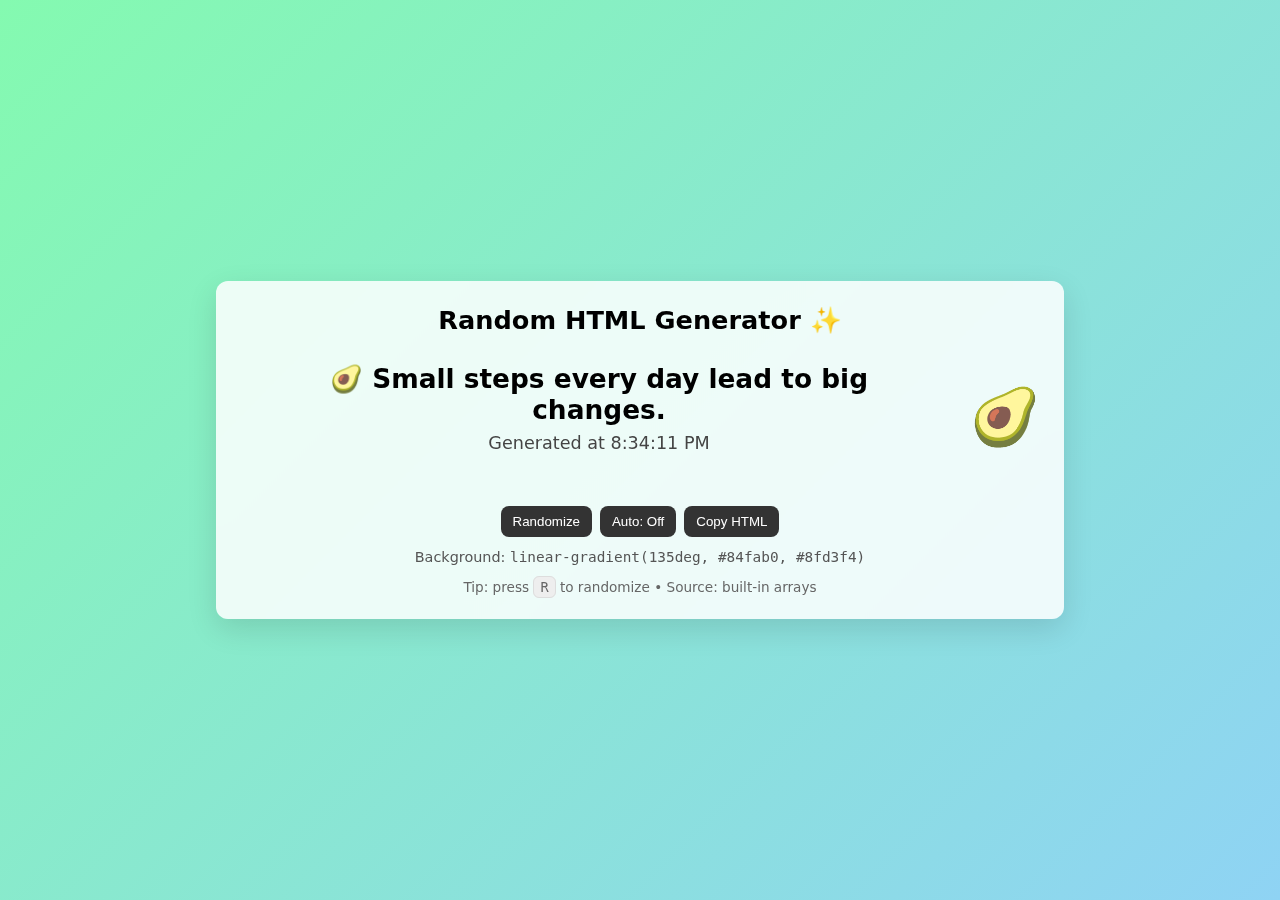
<file: index.html>
<!DOCTYPE html>
<html lang="en">
<head>
  <meta charset="utf-8">
  <meta name="viewport" content="width=device-width,initial-scale=1">
  <title>Random Page </title>
  <link rel="stylesheet" href="style.css">
</head>
<body>
  <div class="container">
    <h1>Random HTML Generator ✨</h1>
    <div class="card">
      <div class="content" id="content">Click "Randomize" to generate something new.</div>
      <div class="emoji" id="emoji">🎲</div>
    </div>
    <div class="controls">
      <button class="btn" id="randomBtn">Randomize</button>
      <button class="btn" id="autoBtn">Auto: Off</button>
      <button class="btn" id="copyBtn">Copy HTML</button>
    </div>
    <div class="small" id="meta">Background: <code id="bgCode">linear-gradient(...) </code></div>
    <div class="footer">Tip: press <kbd>R</kbd> to randomize • Source: built-in arrays</div>
  </div>

  <script>
    const quotes = [
      "Life is short — make it sweet.",
      "Code, eat, sleep, repeat.",
      "Randomness is a feature, not a bug.",
      "Curiosity leads to discovery.",
      "Small steps every day lead to big changes."
    ];
    const emojis = ["🌟","🎯","🚀","🎲","✨","🥑","🐱‍👤","🦄","🔥"];
    const colors = [
      ["#f6d365","#fda085"],
      ["#a1c4fd","#c2e9fb"],
      ["#84fab0","#8fd3f4"],
      ["#fccb90","#d57eeb"],
      ["#ff9a9e","#fecfef"]
    ];

    function rand(a){return a[Math.floor(Math.random()*a.length)];}
    function randomGradient(){
      const c = rand(colors);
      document.body.style.setProperty('--bg1', c[0]);
      document.body.style.setProperty('--bg2', c[1]);
      return `linear-gradient(135deg, ${c[0]}, ${c[1]})`;
    }
    function randomQuote(){
      return rand(quotes);
    }
    function randomEmoji(){
      return rand(emojis);
    }
    function randomHTML(){
      const quote = randomQuote();
      const emoji = randomEmoji();
      const bg = randomGradient();
      const html = `
        <div class="generated">
          <h2>${emoji} ${quote}</h2>
          <p>Generated at ${new Date().toLocaleTimeString()}</p>
        </div>
      `;
      return {html,emoji,bg};
    }

    const contentEl = document.getElementById('content');
    const emojiEl = document.getElementById('emoji');
    const bgCode = document.getElementById('bgCode');

    function applyRandom(){
      const {html,emoji,bg} = randomHTML();
      contentEl.innerHTML = html;
      emojiEl.textContent = emoji;
      bgCode.textContent = bg;
    }

    document.getElementById('randomBtn').addEventListener('click',applyRandom);
    document.addEventListener('keydown',(e)=>{ if(e.key.toLowerCase()==='r') applyRandom(); });

    let auto = false;
    let timer;
    document.getElementById('autoBtn').addEventListener('click',()=>{
      auto = !auto;
      document.getElementById('autoBtn').textContent = `Auto: ${auto ? 'On' : 'Off'}`;
      if(auto){
        applyRandom();
        timer = setInterval(applyRandom,4000);
      } else {
        clearInterval(timer);
      }
    });

    document.getElementById('copyBtn').addEventListener('click',async ()=>{
      try{
        await navigator.clipboard.writeText(contentEl.outerHTML);
        alert('HTML copied to clipboard ✅');
      }catch(err){
        alert('Copy failed — try selecting manually');
      }
    });

    // initialize
    applyRandom();
  </script>
</body>
</html>
</file>
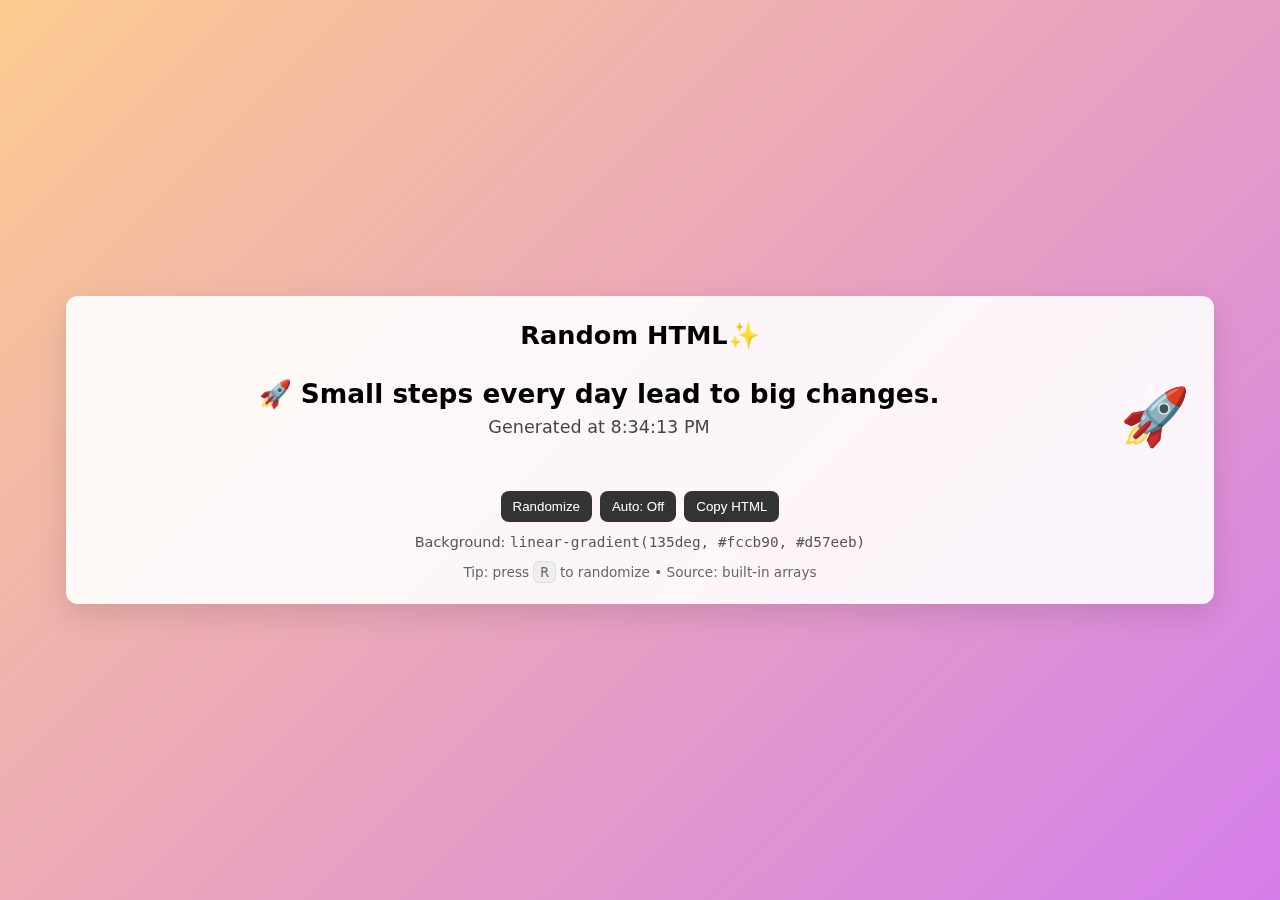
<file: rp/index.html>
<!DOCTYPE html>
<html lang="en">
<head>
  <meta charset="utf-8">
  <meta name="viewport" content="width=device-width,initial-scale=1">
  <title>html </title>
  <link rel="stylesheet" href="style.css">
</head>
<body>
  <div class="container">
    <h1>Random HTML✨</h1>
    <div class="card">
      <div class="content" id="content">Click "Randomize" to generate something new.</div>
      <div class="emoji" id="emoji">🎲</div>
    </div>
    <div class="controls">
      <button class="btn" id="randomBtn">Randomize</button>
      <button class="btn" id="autoBtn">Auto: Off</button>
      <button class="btn" id="copyBtn">Copy HTML</button>
    </div>
    <div class="small" id="meta">Background: <code id="bgCode">linear-gradient(...) </code></div>
    <div class="footer">Tip: press <kbd>R</kbd> to randomize • Source: built-in arrays</div>
  </div>

  <script>
    const quotes = [
      "Life is short — make it sweet.",
      "Code, eat, sleep, repeat.",
      "Randomness is a feature, not a bug.",
      "Curiosity leads to discovery.",
      "Small steps every day lead to big changes."
    ];
    const emojis = ["🌟","🎯","🚀","🎲","✨","🥑","🐱‍👤","🦄","🔥"];
    const colors = [
      ["#f6d365","#fda085"],
      ["#a1c4fd","#c2e9fb"],
      ["#84fab0","#8fd3f4"],
      ["#fccb90","#d57eeb"],
      ["#ff9a9e","#fecfef"]
    ];

    function rand(a){return a[Math.floor(Math.random()*a.length)];}
    function randomGradient(){
      const c = rand(colors);
      document.body.style.setProperty('--bg1', c[0]);
      document.body.style.setProperty('--bg2', c[1]);
      return `linear-gradient(135deg, ${c[0]}, ${c[1]})`;
    }
    function randomQuote(){
      return rand(quotes);
    }
    function randomEmoji(){
      return rand(emojis);
    }
    function randomHTML(){
      const quote = randomQuote();
      const emoji = randomEmoji();
      const bg = randomGradient();
      const html = `
        <div class="generated">
          <h2>${emoji} ${quote}</h2>
          <p>Generated at ${new Date().toLocaleTimeString()}</p>
        </div>
      `;
      return {html,emoji,bg};
    }

    const contentEl = document.getElementById('content');
    const emojiEl = document.getElementById('emoji');
    const bgCode = document.getElementById('bgCode');

    function applyRandom(){
      const {html,emoji,bg} = randomHTML();
      contentEl.innerHTML = html;
      emojiEl.textContent = emoji;
      bgCode.textContent = bg;
    }

    document.getElementById('randomBtn').addEventListener('click',applyRandom);
    document.addEventListener('keydown',(e)=>{ if(e.key.toLowerCase()==='r') applyRandom(); });

    let auto = false;
    let timer;
    document.getElementById('autoBtn').addEventListener('click',()=>{
      auto = !auto;
      document.getElementById('autoBtn').textContent = `Auto: ${auto ? 'On' : 'Off'}`;
      if(auto){
        applyRandom();
        timer = setInterval(applyRandom,4000);
      } else {
        clearInterval(timer);
      }
    });

    document.getElementById('copyBtn').addEventListener('click',async ()=>{
      try{
        await navigator.clipboard.writeText(contentEl.outerHTML);
        alert('HTML copied to clipboard ✅');
      }catch(err){
        alert('Copy failed — try selecting manually');
      }
    });

    // initialize
    applyRandom();
  </script>
</body>
</html>
</file>
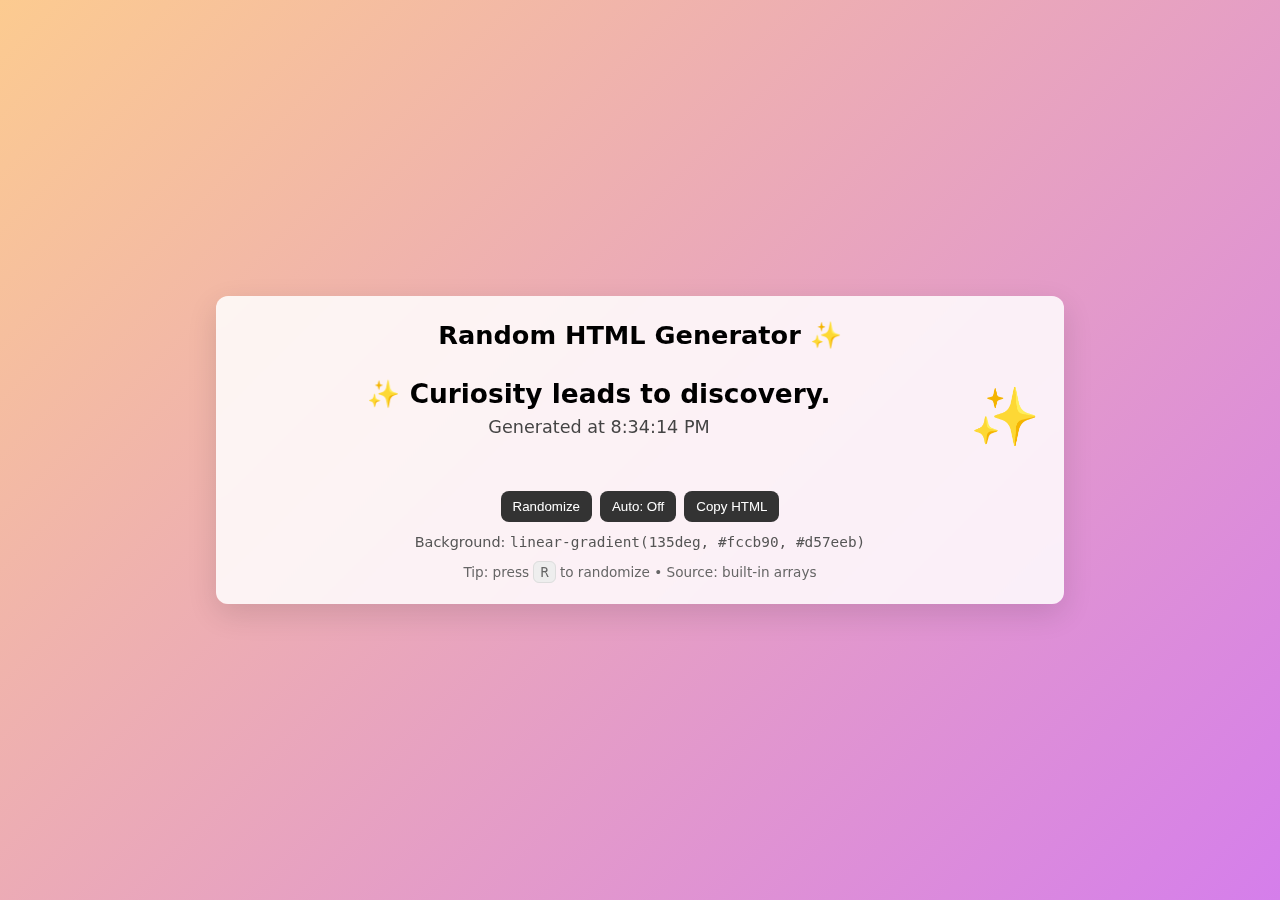
<file: rp/rp/index.html>
<!DOCTYPE html>
<html lang="en">
<head>
  <meta charset="utf-8">
  <meta name="viewport" content="width=device-width,initial-scale=1">
  <title>Random Page Generator</title>
  <link rel="stylesheet" href="style.css">
</head>
<body>
  <div class="container">
    <h1>Random HTML Generator ✨</h1>
    <div class="card">
      <div class="content" id="content">Click "Randomize" to generate something new.</div>
      <div class="emoji" id="emoji">🎲</div>
    </div>
    <div class="controls">
      <button class="btn" id="randomBtn">Randomize</button>
      <button class="btn" id="autoBtn">Auto: Off</button>
      <button class="btn" id="copyBtn">Copy HTML</button>
    </div>
    <div class="small" id="meta">Background: <code id="bgCode">linear-gradient(...) </code></div>
    <div class="footer">Tip: press <kbd>R</kbd> to randomize • Source: built-in arrays</div>
  </div>

  <script>
    const quotes = [
      "Life is short — make it sweet.",
      "Code, eat, sleep, repeat.",
      "Randomness is a feature, not a bug.",
      "Curiosity leads to discovery.",
      "Small steps every day lead to big changes."
    ];
    const emojis = ["🌟","🎯","🚀","🎲","✨","🥑","🐱‍👤","🦄","🔥"];
    const colors = [
      ["#f6d365","#fda085"],
      ["#a1c4fd","#c2e9fb"],
      ["#84fab0","#8fd3f4"],
      ["#fccb90","#d57eeb"],
      ["#ff9a9e","#fecfef"]
    ];

    function rand(a){return a[Math.floor(Math.random()*a.length)];}
    function randomGradient(){
      const c = rand(colors);
      document.body.style.setProperty('--bg1', c[0]);
      document.body.style.setProperty('--bg2', c[1]);
      return `linear-gradient(135deg, ${c[0]}, ${c[1]})`;
    }
    function randomQuote(){
      return rand(quotes);
    }
    function randomEmoji(){
      return rand(emojis);
    }
    function randomHTML(){
      const quote = randomQuote();
      const emoji = randomEmoji();
      const bg = randomGradient();
      const html = `
        <div class="generated">
          <h2>${emoji} ${quote}</h2>
          <p>Generated at ${new Date().toLocaleTimeString()}</p>
        </div>
      `;
      return {html,emoji,bg};
    }

    const contentEl = document.getElementById('content');
    const emojiEl = document.getElementById('emoji');
    const bgCode = document.getElementById('bgCode');

    function applyRandom(){
      const {html,emoji,bg} = randomHTML();
      contentEl.innerHTML = html;
      emojiEl.textContent = emoji;
      bgCode.textContent = bg;
    }

    document.getElementById('randomBtn').addEventListener('click',applyRandom);
    document.addEventListener('keydown',(e)=>{ if(e.key.toLowerCase()==='r') applyRandom(); });

    let auto = false;
    let timer;
    document.getElementById('autoBtn').addEventListener('click',()=>{
      auto = !auto;
      document.getElementById('autoBtn').textContent = `Auto: ${auto ? 'On' : 'Off'}`;
      if(auto){
        applyRandom();
        timer = setInterval(applyRandom,4000);
      } else {
        clearInterval(timer);
      }
    });

    document.getElementById('copyBtn').addEventListener('click',async ()=>{
      try{
        await navigator.clipboard.writeText(contentEl.outerHTML);
        alert('HTML copied to clipboard ✅');
      }catch(err){
        alert('Copy failed — try selecting manually');
      }
    });

    // initialize
    applyRandom();
  </script>
</body>
</html>
</file>
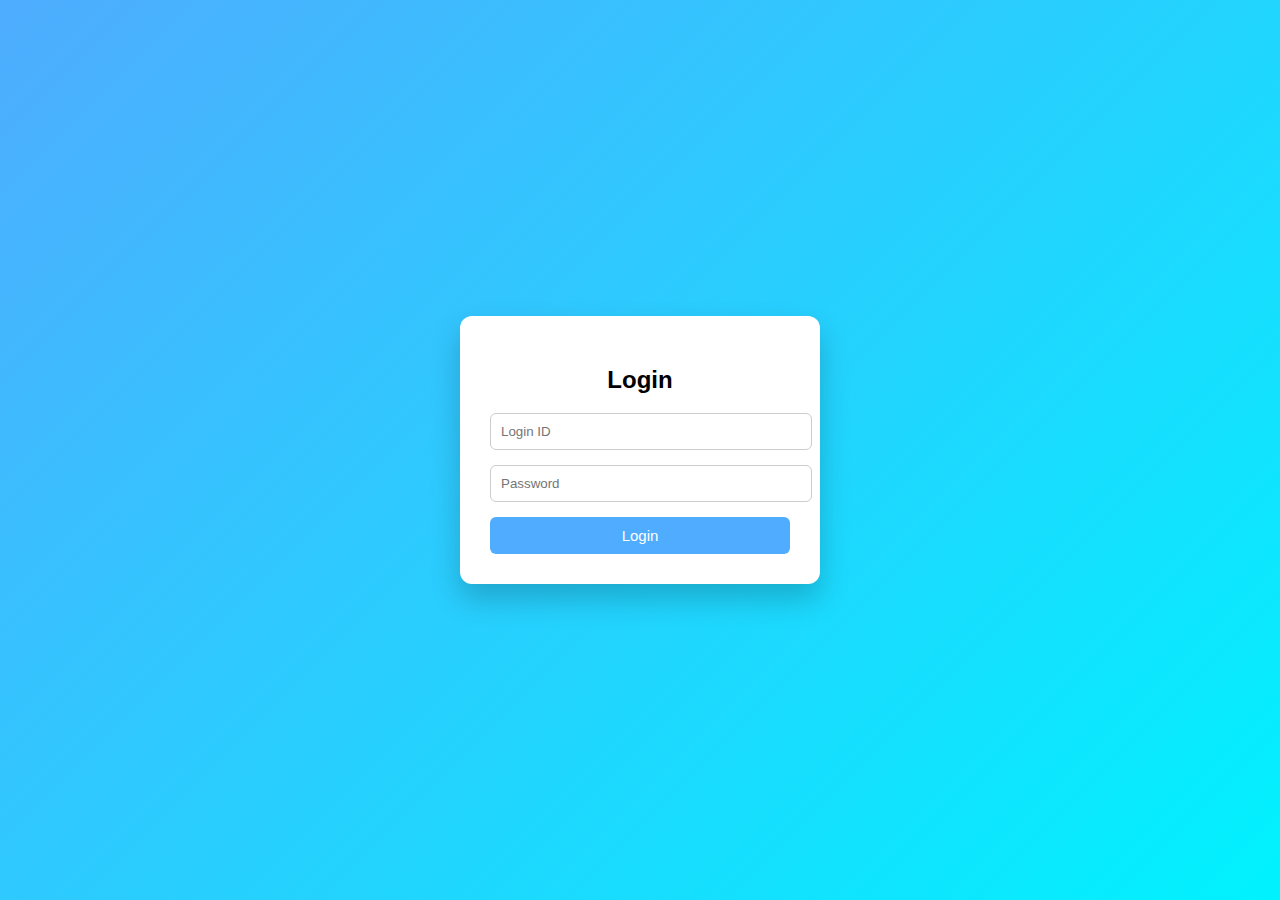
<file: api.html>
<!DOCTYPE html>
<html lang="en">
<head>
<meta charset="UTF-8">
<title>Login</title>

<style>
  body {
    margin: 0;
    height: 100vh;
    display: flex;
    justify-content: center;
    align-items: center;
    background: linear-gradient(135deg, #4facfe, #00f2fe);
    font-family: Arial, sans-serif;
  }

  .login-box {
    background: white;
    padding: 30px;
    width: 300px;
    border-radius: 12px;
    box-shadow: 0 15px 30px rgba(0,0,0,0.2);
    animation: fadeUp 0.7s ease;
    text-align: center;
  }

  @keyframes fadeUp {
    from { opacity: 0; transform: translateY(30px); }
    to { opacity: 1; transform: translateY(0); }
  }

  input {
    width: 100%;
    padding: 10px;
    margin-bottom: 15px;
    border-radius: 6px;
    border: 1px solid #ccc;
  }

  button {
    width: 100%;
    padding: 10px;
    background: #4facfe;
    color: white;
    border: none;
    border-radius: 6px;
    font-size: 15px;
    cursor: pointer;
  }

  button:hover {
    background: #00c6ff;
  }

  .msg {
    margin-top: 15px;
    font-weight: bold;
    display: none;
  }

  .success { color: green; }
  .error { color: red; }
</style>
</head>

<body>

<div class="login-box">
  <h2>Login</h2>

  <input type="text" id="loginId" placeholder="Login ID">
  <input type="password" id="password" placeholder="Password">

  <button onclick="login()">Login</button>

  <div class="msg success" id="successMsg">✅ Login Successful</div>
  <div class="msg error" id="errorMsg">❌ Invalid ID or Password</div>
</div>

<script>
  function login() {
    const id = document.getElementById("loginId").value;
    const pass = document.getElementById("password").value;

    document.getElementById("successMsg").style.display = "none";
    document.getElementById("errorMsg").style.display = "none";

    // Dummy API call (simulates backend)
    fetch("https://jsonplaceholder.typicode.com/posts/1")
      .then(res => res.json())
      .then(() => {
        // Simple credential check
        if (id === "admin" && pass === "1234") {
          document.getElementById("successMsg").style.display = "block";
        } else {
          document.getElementById("errorMsg").style.display = "block";
        }
      })
      .catch(() => {
        document.getElementById("errorMsg").style.display = "block";
      });
  }
</script>

</body>
</html>
</file>
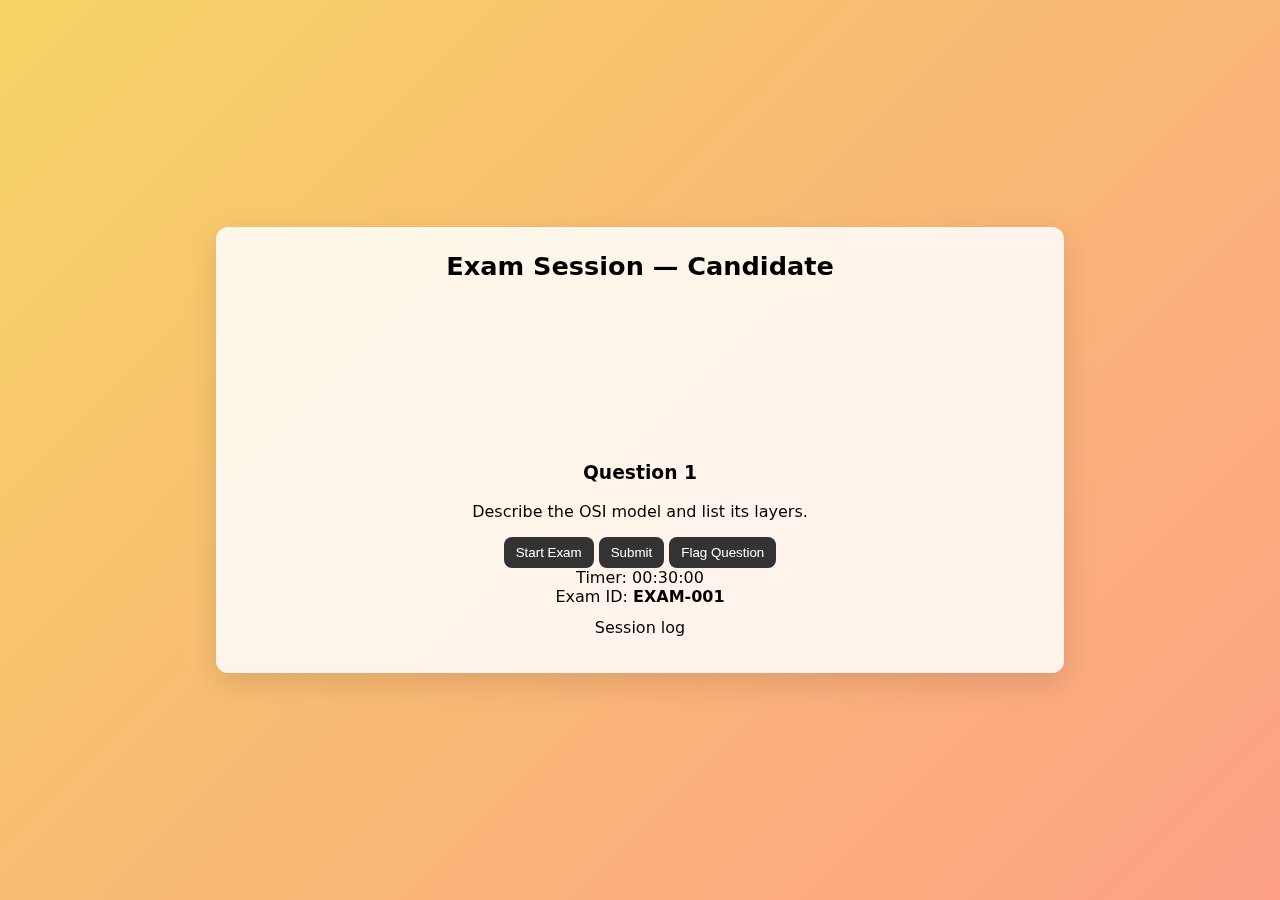
<file: candidate.html>
<!doctype html>
<html lang="en">
<head>
  <meta charset="utf-8">
  <meta name="viewport" content="width=device-width,initial-scale=1">
  <title>Candidate - Proctor System</title>
  <link rel="stylesheet" href="style.css">
</head>
<body>
  <div class="container">
    <h1>Exam Session — Candidate</h1>
    <div class="exam-layout">
      <main class="exam-area">
        <div class="video-preview">
          <video id="localVideo" autoplay muted playsinline></video>
        </div>

        <div class="question">
          <h3>Question 1</h3>
          <p>Describe the OSI model and list its layers.</p>
        </div>

        <div class="actions">
          <button class="btn" id="startBtn">Start Exam</button>
          <button class="btn btn-danger" id="submitBtn">Submit</button>
          <button class="btn flag" id="flagBtn">Flag Question</button>
        </div>
      </main>

      <aside class="side-panel">
        <div class="meta-row">
          <div>Timer: <span class="timer" id="timer">00:30:00</span></div>
          <div>Exam ID: <strong id="examId">EXAM-001</strong></div>
        </div>

        <div style="margin-top:12px">Session log</div>
        <div class="log" id="log"></div>

        <div style="margin-top:12px">
          <div class="alert" id="warn"></div>
        </div>
      </aside>
    </div>
  </div>

  <script src="js/main.js"></script>
</body>
</html>
</file>
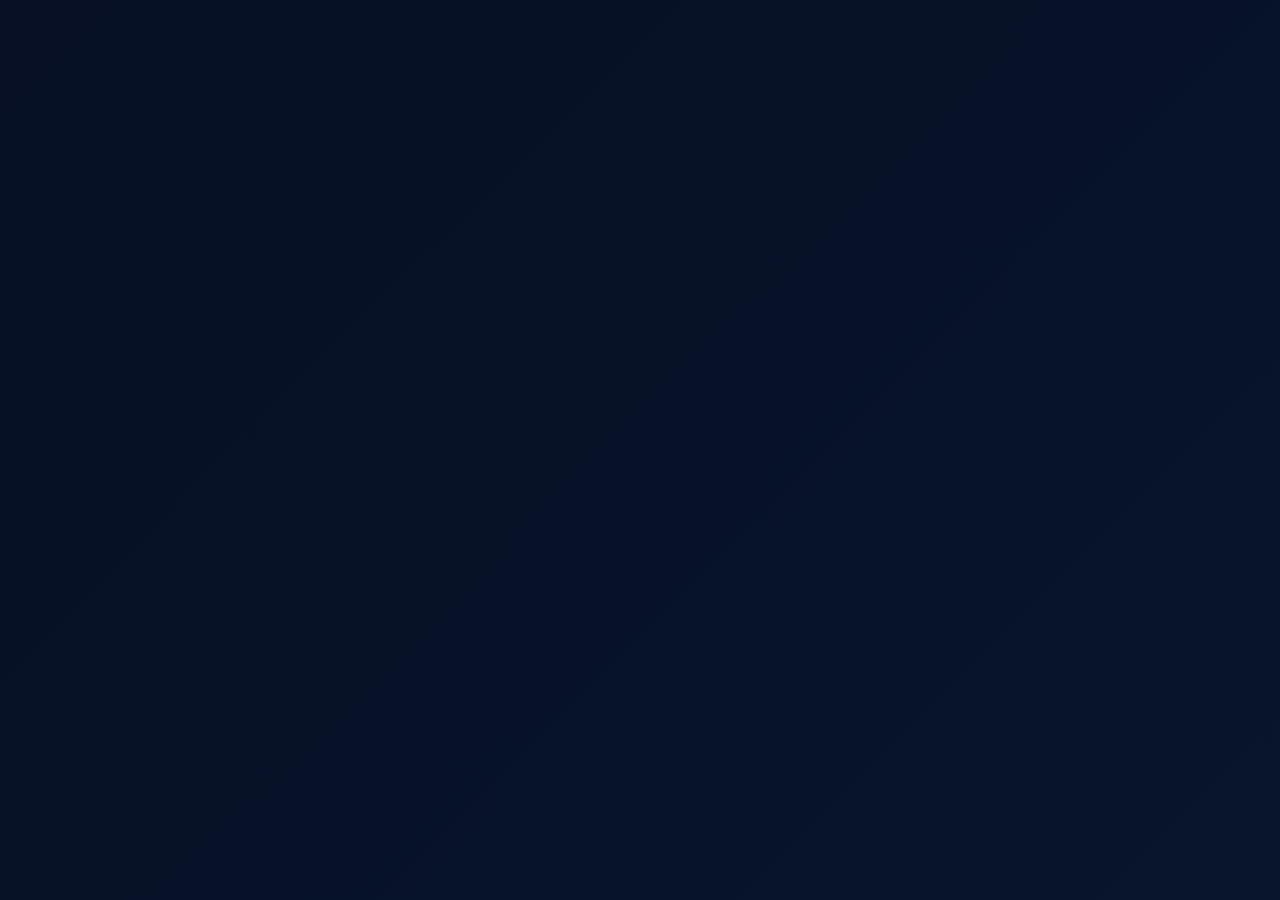
<file: proctor.html>
<!doctype html>
<html lang="en">
<head>
  <meta charset="utf-8">
  <meta name="viewport" content="width=device-width,initial-scale=1">
  <title>Proctor Dashboard</title>
  <style>
    body {
      font-family: Arial, sans-serif;
      margin: 0;
      background: #f5f7fa;
      color: #333;
    }
    .container {
      max-width: 1200px;
      margin: auto;
      padding: 20px;
    }
    h1 {
      text-align: center;
      margin-bottom: 20px;
      color: #2c3e50;
    }
    .top-bar {
      margin:12px 0;
      display:flex;
      gap:8px;
      align-items:center;
      justify-content:space-between;
    }
    .top-bar input {
      padding:8px;
      border-radius:8px;
      border:1px solid #ddd;
      width:320px;
    }
    .proctor-grid {
      display: grid;
      grid-template-columns: repeat(auto-fill, minmax(320px, 1fr));
      gap: 16px;
      animation: fadeIn 1s ease-in;
    }
    .proctor-tile {
      position: relative;
      background: #fff;
      border-radius: 12px;
      box-shadow: 0 4px 12px rgba(0,0,0,0.1);
      overflow: hidden;
      transition: transform 0.25s ease, box-shadow 0.25s ease;
      opacity: 0;
      transform: translateY(12px);
      animation: tileIn 420ms cubic-bezier(.2,.9,.2,1) forwards;
    }
    .proctor-tile:hover {
      transform: scale(1.03);
      box-shadow: 0 6px 18px rgba(0,0,0,0.18);
    }
    .proctor-tile .tile-img, .proctor-tile video {
      width: 100%;
      height: 160px;
      background: #000;
      display: block;
      object-fit: cover;
      transition: transform 0.5s ease, filter 220ms ease;
      /* hide face on front by default */
      filter: grayscale(80%) blur(1px);
    }
    .proctor-tile.revealed .tile-img { filter: none; transform: scale(1.02); }
    .proctor-tile:hover .tile-img { transform: scale(1.05) translateZ(0); }

    .tile-overlay {
      position: absolute;
      inset: 0;
      display: flex;
      align-items: flex-end;
      justify-content: center;
      padding: 12px;
      background: linear-gradient(180deg, rgba(0,0,0,0) 45%, rgba(0,0,0,0.48) 100%);
      opacity: 0;
      transition: opacity 220ms ease;
      pointer-events: none;
    }

    .lock-badge {
      position: absolute;
      top: 10px;
      left: 10px;
      background: rgba(0,0,0,0.46);
      color: #fff;
      padding: 6px 9px;
      border-radius: 999px;
      font-weight:600;
      font-size:12px;
      display:flex;align-items:center;gap:6px
    }
    .proctor-tile.revealed .lock-badge { display: none; }
    .proctor-tile:hover .tile-overlay {
      opacity: 1;
      pointer-events: auto;
    }
    .meta {
      padding: 12px;
      font-size: 14px;
    }
    .meta div {
      margin: 4px 0;
    }
    .btn {
      padding:6px 12px;
      border:none;
      border-radius:6px;
      background:#3498db;
      color:#fff;
      cursor:pointer;
      transition: background 0.3s;
    }
    .btn:hover {
      background:#2980b9;
    }
    .btn.secondary { background: transparent; color: #2c3e50; border: 1px solid #e6eef6; padding:6px 10px; }
    .top-actions { display:flex; gap:8px; align-items:center; }
    .profile-small { display:inline-grid; place-items:center; width:36px; height:36px; border-radius:50%; background:#fff; color:#2c3e50; font-weight:700; }
    .proctor-modal-content { max-width:360px; padding:18px; }
    .proctor-info-row { display:flex; justify-content:space-between; gap:8px; padding:6px 0; border-bottom:1px dashed #eee }
    .subject-badge { display:inline-block; background:#eef6ff; color:#2563eb; padding:4px 8px; border-radius:999px; font-size:12px; margin-right:6px; margin-top:4px; }
    .profile-avatar { width:56px; height:56px; border-radius:50%; object-fit:cover; background:#fff; display:inline-block; }
    .proctor-achievements { margin-top:8px; padding:8px; background:#fbfbfb; border-radius:8px; font-size:13px; color:#333 }
    .proctor-email { font-size:13px; color:#2c3e50; margin-top:6px }
    @keyframes fadeIn {
      from { opacity: 0; transform: translateY(20px); }
      to { opacity: 1; transform: translateY(0); }
    }

    @keyframes tileIn {
      from { opacity: 0; transform: translateY(12px) scale(.995); }
      to { opacity: 1; transform: translateY(0) scale(1); }
    }

    @keyframes popIn {
      from { opacity: 0; transform: scale(.96) translateY(-6px); }
      to { opacity: 1; transform: scale(1) translateY(0); }
    }

    @keyframes pulse {
      0% { transform: scale(1); }
      50% { transform: scale(1.08); }
      100% { transform: scale(1); }
    }

    /* Modal styles */

    .no-results {
      grid-column: 1 / -1;
      text-align: center;
      padding: 40px 12px;
      color: #666;
      font-size: 16px;
      background: transparent;
      border-radius: 8px;
    }

    #filterInput:focus {
      outline: none;
      border-color: #3498db;
      box-shadow: 0 6px 18px rgba(52,152,219,0.12);
      transform: translateY(-2px);
    }

    .live-pulse {
      display: inline-block;
      animation: pulse 520ms ease;
    }

    .modal-content {
      background:#fff;
      border-radius:12px;
      padding:20px;
      max-width:600px;
      width:90%;
      animation: popIn 320ms cubic-bezier(.2,.9,.2,1);
      transform-origin: center;
    }
    .modal {
      display:none;
      position:fixed;
      z-index:1000;
      left:0; top:0;
      width:100%; height:100%;
      background:rgba(0,0,0,0.6);
      justify-content:center;
      align-items:center;
    }
    .modal-content {
      background:#fff;
      border-radius:12px;
      padding:20px;
      max-width:600px;
      width:90%;
      animation: fadeIn 0.5s ease;
    }
    .modal-header {
      display:flex;
      justify-content:space-between;
      align-items:center;
    }
    .close {
      cursor:pointer;
      font-size:20px;
      font-weight:bold;
    }
    .profile-pic {
      width:120px;
      height:120px;
      border-radius:50%;
      object-fit:cover;
      margin-bottom:12px;
    }
  </style>
</head>
<body>
  <div class="container">
    <h1><strong>Proctor Dashboard</strong></h1>
    <div class="top-bar">
      <div>Live sessions: <strong id="liveCount">20</strong></div>
      <div style="display:flex;align-items:center;gap:8px;">
        <input id="filterInput" placeholder="Filter by exam, student, USN or event">
        <div class="top-actions">
          <button id="profileBtn" class="btn secondary" title="Proctor Profile">Profile</button>
          <button id="logoutBtn" class="btn" title="Logout">Logout</button>
        </div>
      </div>
    </div>

    <div class="proctor-grid" id="grid">
      <!-- Student tiles will be injected here -->
    </div>
  </div>

  <!-- Modal -->
  <div class="modal" id="studentModal">
    <div class="modal-content">
      <div class="modal-header">
        <h2 id="modalName"></h2>
        <span class="close" id="closeModal">&times;</span>
      </div>
      <img id="modalPic" class="profile-pic" src="" alt="Student Photo">
      <div id="modalDetails"></div>
    </div>
  </div>

  <!-- Proctor Profile Modal -->
  <div class="modal" id="proctorModal">
    <div class="modal-content proctor-modal-content">
      <div class="modal-header">
        <h3>Proctor Profile</h3>
        <span class="close" id="closeProctorModal">&times;</span>
      </div>
      <div style="display:flex;gap:12px;align-items:center;margin:12px 0">
        <img id="proctorPic" class="profile-avatar" src="" alt="Proctor Photo" onerror="this.style.display='none'">
        <div>
          <div id="proctorName" style="font-weight:700"></div>
          <div style="font-size:12px;color:#666" id="proctorRole">Proctor</div>
          <div id="proctorEmail" class="proctor-email"></div>
        </div>
      </div>
      <div id="proctorDetails"></div>
      <div id="proctorAchievements" class="proctor-achievements" style="display:none"></div>
    </div>
  </div>

  <script>
    // Require fresh login for each visit/refresh: allow access only when redirected from the login page within 15s
    const _just = sessionStorage.getItem('proctorAuthJustLoggedIn');
    if (!_just || (Date.now() - Number(_just) > 15000)) {
      window.location.href = 'proctor_login.html';
    } else {
      // consume the flag so a reload requires login again
      sessionStorage.removeItem('proctorAuthJustLoggedIn');
    }

    const names = [
      "Aarav Sharma","Ishita Patel","Rohan Gupta","Sneha Reddy","Karan Mehta",
      "Priya Nair","Aditya Rao","Neha Singh","Vikram Das","Ananya Joshi",
      "Rahul Verma","Meera Iyer","Siddharth Kulkarni","Pooja Deshmukh","Arjun Menon",
      "Divya Shetty","Nikhil Bhat","Kavya Mishra","Manish Jain","Shreya Kapoor"
    ];

    const students = Array.from({length: 20}, (_, i) => {
      const age = 18 + (i % 4); // 18-21
      const gender = (i % 2 === 0) ? 'male' : 'female';
      const genderFolder = gender === 'male' ? 'men' : 'women';
      const picIndex = (i * 7 + age) % 100; // deterministic portrait index
      return {
        name: names[i],
        usn: `1KT21CS${String(i+1).padStart(3,'0')}`,
        branch: "CSE",
        attendance: `${80 + (i % 20)}%`,
        father: `98765${1000+i}`,
        mother: `98765${2000+i}`,
        sem: (i % 8) + 1,
        year: 2023,
        age,
        marks: [80+i%10, 85-i%5, 78+i%7, 90-i%3, 88+i%2],
        feePaid: 50000,
        feeDue: 10000 - (i*200),
        fine: i%3===0 ? 500 : 0,
        achievement: i%2===0 ? "Hackathon Winner" : "Paper Published",
        performance: [70, 75, 80, 85, 90],
        upcoming: i%2===0 ? "Tech Fest" : "Workshop",
        assignments: `${i % 5} Pending`,
        gender,
        profilePic: `https://randomuser.me/api/portraits/${genderFolder}/${picIndex}.jpg`,
        pic: `https://avatars.dicebear.com/api/initials/${encodeURIComponent(names[i])}.svg?size=120&backgroundType=neutral`,
        tilePic: `https://avatars.dicebear.com/api/initials/${encodeURIComponent(names[i])}.svg?size=480&backgroundType=gradient`
      };
    });

    const grid = document.getElementById("grid");
    const filterInput = document.getElementById('filterInput');

    function renderGrid(list) {
      const countEl = document.getElementById('liveCount');
      // live count update with pulse
      countEl.textContent = list.length;
      countEl.classList.add('live-pulse');
      countEl.addEventListener('animationend', () => countEl.classList.remove('live-pulse'), {once:true});

      if (list.length === 0) {
        grid.innerHTML = `<div class="no-results">No students match your search</div>`;
        return;
      }

      grid.innerHTML = list.map((s, idx) => {
        const originalIndex = students.findIndex(u => u.usn === s.usn);
        return `
          <div class="proctor-tile" data-usn="${s.usn}" style="animation-delay: ${idx * 60}ms;">
            <div class="lock-badge">🔒 Private</div>
            <img class="tile-img" src="${s.tilePic}" alt="${s.name}" title="${s.name} — ${s.age} yrs">
            <div class="tile-overlay"><div class="age-badge">${s.age} yrs</div><button class="btn" onclick="openModal(${originalIndex})">View</button></div>
            <div class="meta">
              <div><strong>${s.name}</strong></div>
              <div>USN: ${s.usn}</div>
              <div>Branch: ${s.branch}</div>
              <div>Attendance: ${s.attendance}</div>
              <div>Age: ${s.age}</div>
            </div>
          </div>
        `; 
      }).join('');
    }

    // initial render
    renderGrid(students);

    // filter input listener (case-insensitive, matches name, usn, branch, upcoming, assignments)
    filterInput.addEventListener('input', (e) => {
      const q = e.target.value.trim().toLowerCase();
      if (!q) {
        renderGrid(students);
        return;
      }
      const filtered = students.filter(s =>
        s.name.toLowerCase().includes(q) ||
        s.usn.toLowerCase().includes(q) ||
        s.branch.toLowerCase().includes(q) ||
        s.upcoming.toLowerCase().includes(q) ||
        (s.assignments && s.assignments.toLowerCase().includes(q))
      );
      renderGrid(filtered);
    });

    const modal = document.getElementById("studentModal");
    const closeModal = document.getElementById("closeModal");
    const modalName = document.getElementById("modalName");
    const modalPic = document.getElementById("modalPic");
    const modalDetails = document.getElementById("modalDetails");

    // Proctor modal elements
    const proctorModal = document.getElementById('proctorModal');
    const closeProctorModal = document.getElementById('closeProctorModal');
    const profileBtn = document.getElementById('profileBtn');
    const logoutBtn = document.getElementById('logoutBtn');
    const proctorAvatar = document.getElementById('proctorAvatar');
    const proctorName = document.getElementById('proctorName');
    const proctorDetails = document.getElementById('proctorDetails');

    // Sample proctor profiles (replace with real data as needed)
    const proctorProfiles = {
      proctor: {
        fullName: 'Dr. Priya Singh',
        designation: 'Associate Professor',
        experience: '8 years',
        subjects: ['Operating Systems','Computer Networks'],
        email: 'priya.singh@college.edu',
        achievements: ['Best Teacher Award 2022', '5 Publications in AI'],
        // female Indian portrait (deterministic)
        profilePic: 'https://randomuser.me/api/portraits/women/45.jpg'
      },
      guest: {
        fullName: 'Guest Proctor',
        designation: 'Visiting Proctor',
        experience: '—',
        subjects: ['—'],
        email: '',
        achievements: [],
        profilePic: ''
      }
    };

    function getInitials(name) {
      return (name || '').split(' ').map(n => n[0]).join('').slice(0,2).toUpperCase();
    }

    // Show proctor profile (with designation, experience, and subjects)
    profileBtn.addEventListener('click', () => {
      const id = sessionStorage.getItem('proctorId') || 'proctor';
      const profile = proctorProfiles[id] || proctorProfiles['proctor'];
      proctorName.textContent = profile.fullName;
      // set role/designation field
      const roleEl = document.getElementById('proctorRole');
      if (roleEl) roleEl.textContent = profile.designation;
      const loginTs = sessionStorage.getItem('proctorLoginTime');
      const loginText = loginTs ? new Date(Number(loginTs)).toLocaleString() : '—';
      const subjectsHtml = profile.subjects.map(s => `<span class="subject-badge">${s}</span>`).join(' ');
      proctorDetails.innerHTML = `
        <div class="proctor-info-row"><div>ID</div><div>${id}</div></div>
        <div class="proctor-info-row"><div>Designation</div><div>${profile.designation}</div></div>
        <div class="proctor-info-row"><div>Experience</div><div>${profile.experience}</div></div>
        <div class="proctor-info-row"><div>Subjects</div><div>${subjectsHtml}</div></div>
        <div class="proctor-info-row"><div>Last login</div><div>${loginText}</div></div>
      `;
      // email & achievements
      const proctorEmailEl = document.getElementById('proctorEmail');
      proctorEmailEl.textContent = profile.email || '';
      const achEl = document.getElementById('proctorAchievements');
      if (profile.achievements && profile.achievements.length) {
        achEl.style.display = 'block';
        achEl.innerHTML = '<strong>Achievements</strong><ul style="margin:6px 0 0 16px">' + profile.achievements.map(a => `<li>${a}</li>`).join('') + '</ul>';
      } else { achEl.style.display = 'none'; }

      // profile pic (with fallback to initials)
      const picEl = document.getElementById('proctorPic');
      if (profile.profilePic) {
        picEl.style.display = 'inline-block';
        picEl.src = profile.profilePic;
        picEl.onerror = () => { picEl.style.display = 'none'; };
      } else {
        picEl.style.display = 'none';
      }

      // initials fallback into avatar-small (for accessibility when image hidden)
      const avatarSmall = document.getElementById('proctorAvatar');
      if (avatarSmall) avatarSmall.textContent = getInitials(profile.fullName);

      proctorModal.style.display = 'flex';
    });

    closeProctorModal.onclick = () => { proctorModal.style.display = 'none'; };

    // Logout handler
    logoutBtn.addEventListener('click', () => {
      sessionStorage.removeItem('proctorAuthJustLoggedIn');
      sessionStorage.removeItem('proctorId');
      sessionStorage.removeItem('proctorLoginTime');
      window.location.href = 'proctor_login.html';
    });

    function openModal(index) {
      const s = students[index];
      modalName.textContent = s.name;
      // prefer realistic gendered portrait; fallback to initials avatar when portrait fails
      modalPic.src = s.profilePic || s.pic;
      modalPic.onerror = () => { modalPic.onerror = null; modalPic.src = s.pic || s.tilePic; };
      modalDetails.innerHTML = `
        <p><strong>USN:</strong> ${s.usn}</p>
        <p><strong>Branch:</strong> ${s.branch}</p>
        <p><strong>Attendance:</strong> ${s.attendance}</p>
        <p><strong>Father:</strong> ${s.father} | <strong>Mother:</strong> ${s.mother}</p>
        <p><strong>Semester:</strong> ${s.sem} | <strong>Year:</strong> ${s.year}</p>
        <p><strong>Marks:</strong> ${s.marks.join(", ")}</p>
        <p><strong>Fee Paid:</strong> ₹${s.feePaid} | <strong>Due:</strong> ₹${s.feeDue} | <strong>Fine:</strong> ₹${s.fine}</p>
        <p><strong>Achievements:</strong> ${s.achievement}</p>
        <p><strong>Performance Trend:</strong> ${s.performance.join(" → ")}</p>
        <p><strong>Upcoming Events:</strong> ${s.upcoming}</p>
        <p><strong>Assignments:</strong> ${s.assignments}</p>
        <p><strong>Age:</strong> ${s.age} yrs</p>
      `;
      modal.style.display = "flex";
    }

    closeModal.onclick = () => modal.style.display = "none";
    window.onclick = (e) => { if(e.target === modal) modal.style.display = "none"; };
  </script>
</body>
</html>
</file>
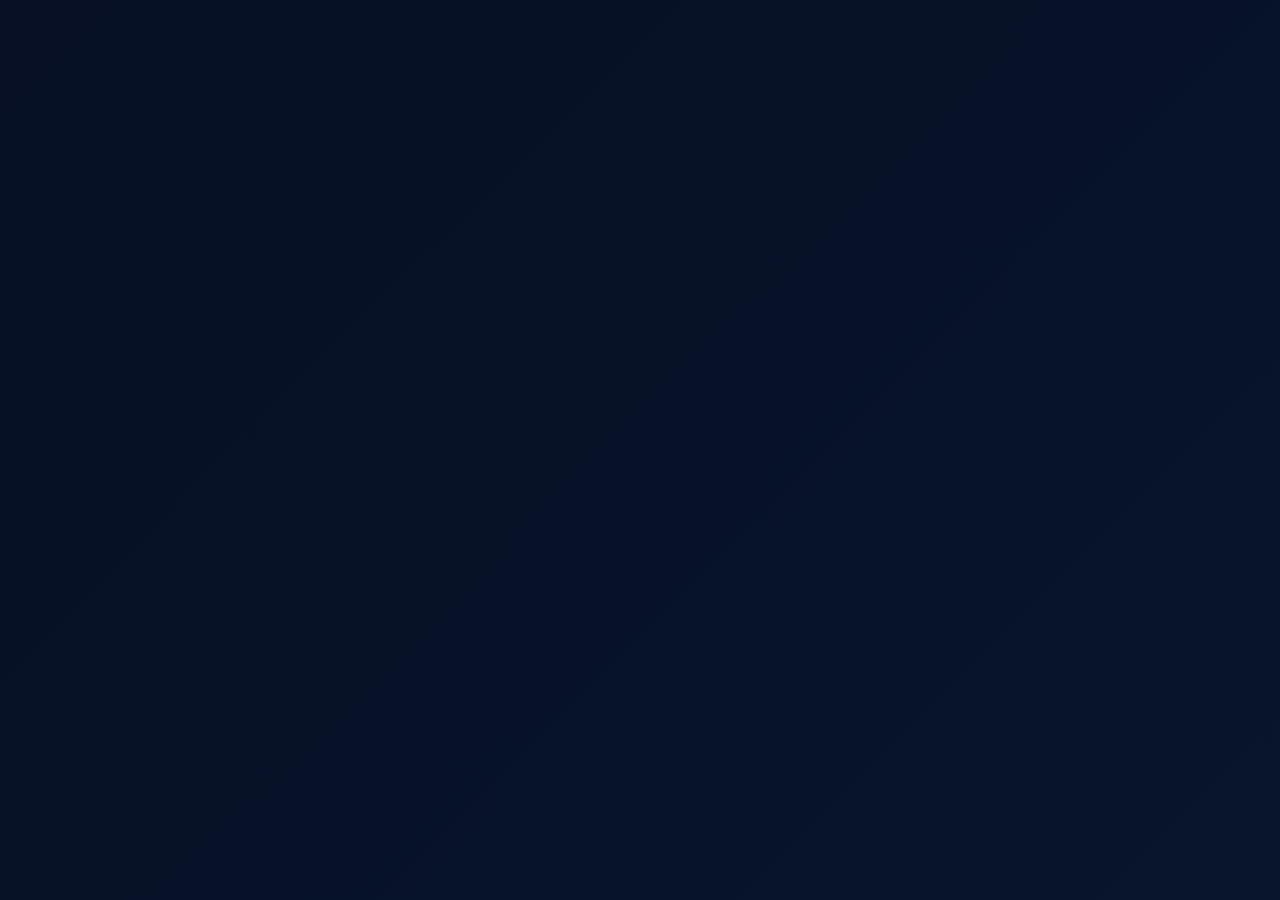
<file: proctor_login.html>
<!doctype html>
<html lang="en">
<head>
  <meta charset="utf-8">
  <meta name="viewport" content="width=device-width,initial-scale=1">
  <title>Proctor Login</title>
  <style>
    :root{--bg:#0f1724;--card:#0b1220;--accent:#06b6d4;--accent-2:#7c3aed;--muted:#9aa7b2}
    *{box-sizing:border-box}
    html,body{height:100%;margin:0;font-family:Inter,system-ui,Segoe UI,Roboto,Arial,sans-serif;background:linear-gradient(135deg,#071024 0%, #071228 50%, #08152b 100%);color:#e6eef6}

    .wrap{min-height:100vh;display:flex;align-items:center;justify-content:center;padding:28px}
    .card{width:420px;max-width:96%;background:linear-gradient(180deg,rgba(255,255,255,0.02), rgba(255,255,255,0.01));border-radius:16px;padding:28px;box-shadow:0 12px 50px rgba(2,6,23,0.6);position:relative;overflow:hidden;transform:translateY(18px);opacity:0;animation:cardIn .6s cubic-bezier(.2,.9,.2,1) forwards}

    .brand{display:flex;align-items:center;gap:14px;margin-bottom:12px}
    .logo{width:56px;height:56px;border-radius:12px;background:linear-gradient(135deg,var(--accent),var(--accent-2));display:grid;place-items:center;font-weight:800;color:#042a2f;font-size:20px}
    h2{margin:0;font-size:20px}
    p.lead{margin:6px 0 18px 0;color:var(--muted);font-size:13px}

    .field{margin-bottom:12px}
    label{display:block;font-size:12px;color:var(--muted);margin-bottom:8px}
    input[type="text"], input[type="password"]{width:100%;padding:12px 12px;border-radius:10px;border:1px solid rgba(255,255,255,0.06);background:rgba(255,255,255,0.02);color:inherit;outline:none;transition:box-shadow .16s, transform .08s}
    input[type="text"]:focus, input[type="password"]:focus{box-shadow:0 10px 28px rgba(6,182,212,0.12);transform:translateY(-2px);border-color:rgba(6,182,212,0.28)}

    .actions{display:flex;align-items:center;justify-content:space-between;gap:12px;margin-top:14px}
    .btn{background:linear-gradient(90deg,var(--accent),var(--accent-2));border:none;color:#02131b;padding:10px 14px;border-radius:10px;font-weight:700;cursor:pointer;box-shadow:0 8px 30px rgba(7,18,28,0.4);transition:transform .12s}
    .btn:hover{transform:translateY(-3px)}
    .btn.secondary{background:transparent;border:1px solid rgba(255,255,255,0.05);color:var(--muted);padding:9px 12px}

    .row{display:flex;gap:8px;align-items:center}
    .small{font-size:12px;color:var(--muted)}

    .error{background:#3e1018;color:#ffd6d6;padding:10px;border-radius:8px;margin-top:10px;display:none}

    .show-pw{font-size:12px;color:var(--muted);cursor:pointer;border-radius:8px;padding:6px 8px;border:1px solid transparent}

    .hint{margin-top:12px;font-size:12px;color:#9fb1bb}

    /* animated lock */
    .lock{position:absolute;right:-80px;top:-80px;width:240px;height:240px;border-radius:50%;background:radial-gradient(circle at 30% 30%, rgba(124,58,237,0.12), transparent 30%), radial-gradient(circle at 70% 70%, rgba(6,182,212,0.08), transparent 30%);transform:rotate(20deg);}

    @keyframes cardIn{from{opacity:0;transform:translateY(28px) scale(.998)}to{opacity:1;transform:translateY(0) scale(1)}}

    /* shake for wrong creds */
    @keyframes shake{10%,90%{transform:translateX(-4px)}20%,80%{transform:translateX(6px)}30%,50%,70%{transform:translateX(-6px)}40%,60%{transform:translateX(6px)}}

    .shake{animation:shake .5s cubic-bezier(.36,.07,.19,.97) both}

    footer{margin-top:18px;text-align:center;color:var(--muted);font-size:13px}

    @media (prefers-reduced-motion:reduce){.card{animation:none} .shake{animation:none}}

  </style>
</head>
<body>
  <main class="wrap">
    <div class="card" id="card">
      <div class="lock" aria-hidden="true"></div>
      <div class="brand">
        <div class="logo">PD</div>
        <div>
          <div style="font-weight:800;color:#e6faff;">Proctor Dashboard</div>
          <div style="font-size:12px;color:var(--muted)">Secure proctor sign-in</div>
        </div>
      </div>

      <h2>Welcome back</h2>
      <p class="lead">Sign in with your Proctor ID to manage sessions.</p>

      <div id="error" class="error" role="alert"></div>

      <div class="field">
        <label for="pid">Proctor ID</label>
        <input id="pid" name="" type="text" autocomplete="off" autocapitalize="off" autocorrect="off" spellcheck="false" placeholder="Proctor ID (e.g. proctor)">
      </div>

      <div class="field">
        <label for="pw">Password</label>
        <div style="display:flex;gap:8px;align-items:center">
          <input id="pw" name="" type="password" autocomplete="new-password" autocapitalize="off" autocorrect="off" spellcheck="false" placeholder="Password">
          <button id="togglePw" class="show-pw" type="button" aria-pressed="false">Show</button>
        </div>
      </div>

      <div class="actions">
        <button id="loginBtn" class="btn">Sign in</button>
        <div style="text-align:right">
          <button id="guestBtn" class="btn secondary">Guest</button>
        </div>
      </div>

      <div class="hint">Tip: Use the demo credentials above to preview the dashboard.</div>
      <footer>Need help? Contact your administrator.</footer>
    </div>
  </main>

  <script>
    // Always show login on page load (we require fresh auth on every refresh)

    const creds = { proctor: 'password123' };
    const pid = document.getElementById('pid');
    const pw = document.getElementById('pw');
    const loginBtn = document.getElementById('loginBtn');
    const errorEl = document.getElementById('error');
    const togglePw = document.getElementById('togglePw');
    const guestBtn = document.getElementById('guestBtn');
    const card = document.getElementById('card');

    // Prevent browser-stored credentials from being suggested:
    // 1) clear values on load, 2) set non-standard autocomplete, 3) give ephemeral name attributes,
    // 4) clear again shortly to defeat late autofill, 5) clear on first focus.
    pid.value = '';
    pw.value = '';
    pid.setAttribute('autocomplete','off');
    pw.setAttribute('autocomplete','new-password');
    pid.setAttribute('autocapitalize','off'); pid.setAttribute('autocorrect','off'); pid.setAttribute('spellcheck','false');
    pw.setAttribute('autocapitalize','off'); pw.setAttribute('autocorrect','off'); pw.setAttribute('spellcheck','false');
    // ephemeral names reduce the chance browsers match stored credentials
    pid.name = 'u_' + Math.random().toString(36).slice(2,10);
    pw.name = 'p_' + Math.random().toString(36).slice(2,10);
    // browsers sometimes autofill a little later; clear again shortly
    setTimeout(()=>{ pid.value = ''; pw.value = ''; }, 180);

    [pid,pw].forEach(el => {
      el.addEventListener('focus', ()=>{ if (!el.dataset.cleared) { el.value=''; el.dataset.cleared = 'true'; } });
    });

    function showError(msg){ errorEl.textContent = msg; errorEl.style.display = 'block'; card.classList.add('shake'); setTimeout(()=>card.classList.remove('shake'),520); }
    function clearError(){ errorEl.style.display = 'none'; errorEl.textContent = ''; }

    togglePw.addEventListener('click', ()=>{
      if (pw.type === 'password') { pw.type = 'text'; togglePw.textContent = 'Hide'; togglePw.setAttribute('aria-pressed','true'); }
      else { pw.type = 'password'; togglePw.textContent = 'Show'; togglePw.setAttribute('aria-pressed','false'); }
    });

    function setLoading(on){ if(on){ loginBtn.textContent = 'Signing in…'; loginBtn.disabled = true; } else { loginBtn.textContent = 'Sign in'; loginBtn.disabled = false; } }

    loginBtn.addEventListener('click', ()=>{
      clearError();
      const idv = pid.value.trim();
      const pwv = pw.value;
      if (!idv || !pwv) { showError('Enter Proctor ID and password'); return; }
      setLoading(true);
      setTimeout(()=>{
        setLoading(false);
        if (creds[idv] && creds[idv] === pwv) {
          // set a short-lived session flag and show success animation
          sessionStorage.setItem('proctorAuthJustLoggedIn', Date.now().toString());
          sessionStorage.setItem('proctorId', idv);
          sessionStorage.setItem('proctorLoginTime', Date.now().toString());
          const success = document.createElement('div');
          success.innerHTML = '<div style="display:flex;align-items:center;gap:10px"><svg width="28" height="28" viewBox="0 0 24 24" fill="none" xmlns="http://www.w3.org/2000/svg"><circle cx="12" cy="12" r="10" fill="#0f5132"/><path d="M7.5 12.5l2.5 2.5 6-7" stroke="#8ef2c2" stroke-width="2.2" stroke-linecap="round" stroke-linejoin="round"/></svg><strong>Welcome!</strong></div>';
          success.style.cssText = 'position:absolute;left:50%;top:12px;transform:translateX(-50%);background:linear-gradient(90deg,#072a1a,#0f5132);color:#eafff1;padding:10px 14px;border-radius:10px;box-shadow:0 8px 24px rgba(3,10,8,0.36);opacity:0;animation:popIn .36s forwards';
          card.appendChild(success);
          card.style.transform = 'scale(1.02)';
          setTimeout(()=>{ location.href = 'proctor.html'; }, 700);
        } else {
          showError('Invalid credentials. Use the demo credentials for the preview.');
        }
      }, 900);
    });

    guestBtn.addEventListener('click', ()=>{
      sessionStorage.setItem('proctorAuthJustLoggedIn', Date.now().toString());
      sessionStorage.setItem('proctorId', 'guest');
      sessionStorage.setItem('proctorLoginTime', Date.now().toString());
      location.href = 'proctor.html';
    });

    [pid,pw].forEach(el => el.addEventListener('keydown', (e)=>{ if (e.key === 'Enter') loginBtn.click(); }));
  </script>
</body>
</html>
</file>
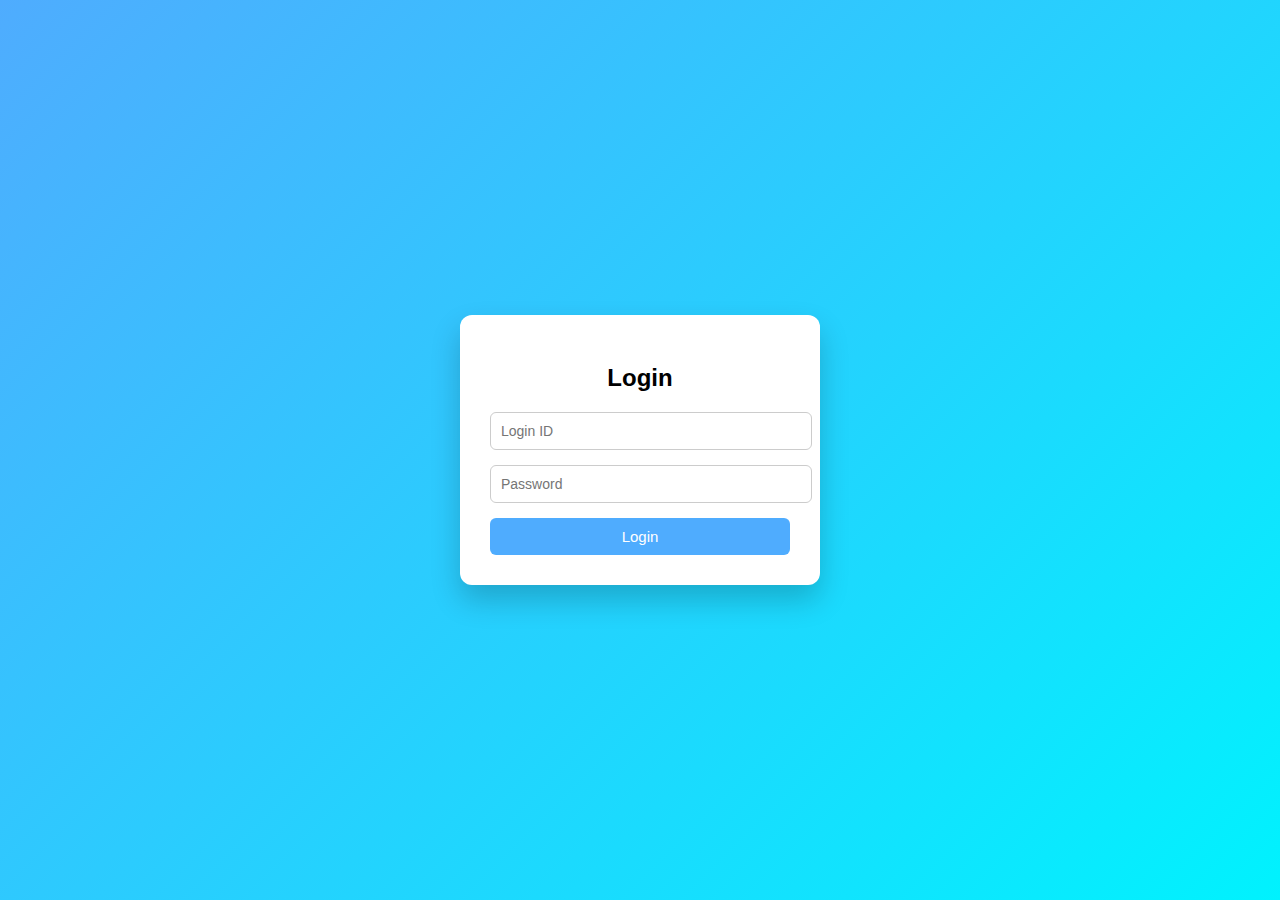
<file: simple.html>
<!DOCTYPE html>
<html lang="en">
<head>
<meta charset="UTF-8">
<title>Login</title>

<style>
  body {
    margin: 0;
    height: 100vh;
    display: flex;
    justify-content: center;
    align-items: center;
    background: linear-gradient(135deg, #4facfe, #00f2fe);
    font-family: Arial, sans-serif;
  }

  .login-box {
    background: white;
    padding: 30px;
    width: 300px;
    border-radius: 12px;
    box-shadow: 0 15px 30px rgba(0,0,0,0.2);
    animation: fadeUp 0.7s ease;
    text-align: center;
  }

  @keyframes fadeUp {
    from {
      opacity: 0;
      transform: translateY(30px);
    }
    to {
      opacity: 1;
      transform: translateY(0);
    }
  }

  h2 {
    margin-bottom: 20px;
  }

  input {
    width: 100%;
    padding: 10px;
    margin-bottom: 15px;
    border-radius: 6px;
    border: 1px solid #ccc;
    font-size: 14px;
  }

  button {
    width: 100%;
    padding: 10px;
    background: #4facfe;
    color: white;
    border: none;
    border-radius: 6px;
    font-size: 15px;
    cursor: pointer;
    transition: 0.3s;
  }

  button:hover {
    background: #00c6ff;
    transform: scale(1.05);
  }

  .success {
    display: none;
    margin-top: 15px;
    color: green;
    font-weight: bold;
    animation: pop 0.4s ease;
  }

  @keyframes pop {
    from {
      opacity: 0;
      transform: scale(0.8);
    }
    to {
      opacity: 1;
      transform: scale(1);
    }
  }
</style>
</head>

<body>

<div class="login-box">
  <h2>Login</h2>
  <input type="text" id="loginId" placeholder="Login ID">
  <input type="password" id="password" placeholder="Password">
  <button onclick="login()">Login</button>

  <div class="success" id="successMsg">
    ✅ Login Successful
  </div>
</div>

<script>
  function login() {
    // Simple demo check (no real authentication)
    document.getElementById("successMsg").style.display = "block";
  }
</script>

</body>
</html>
</file>
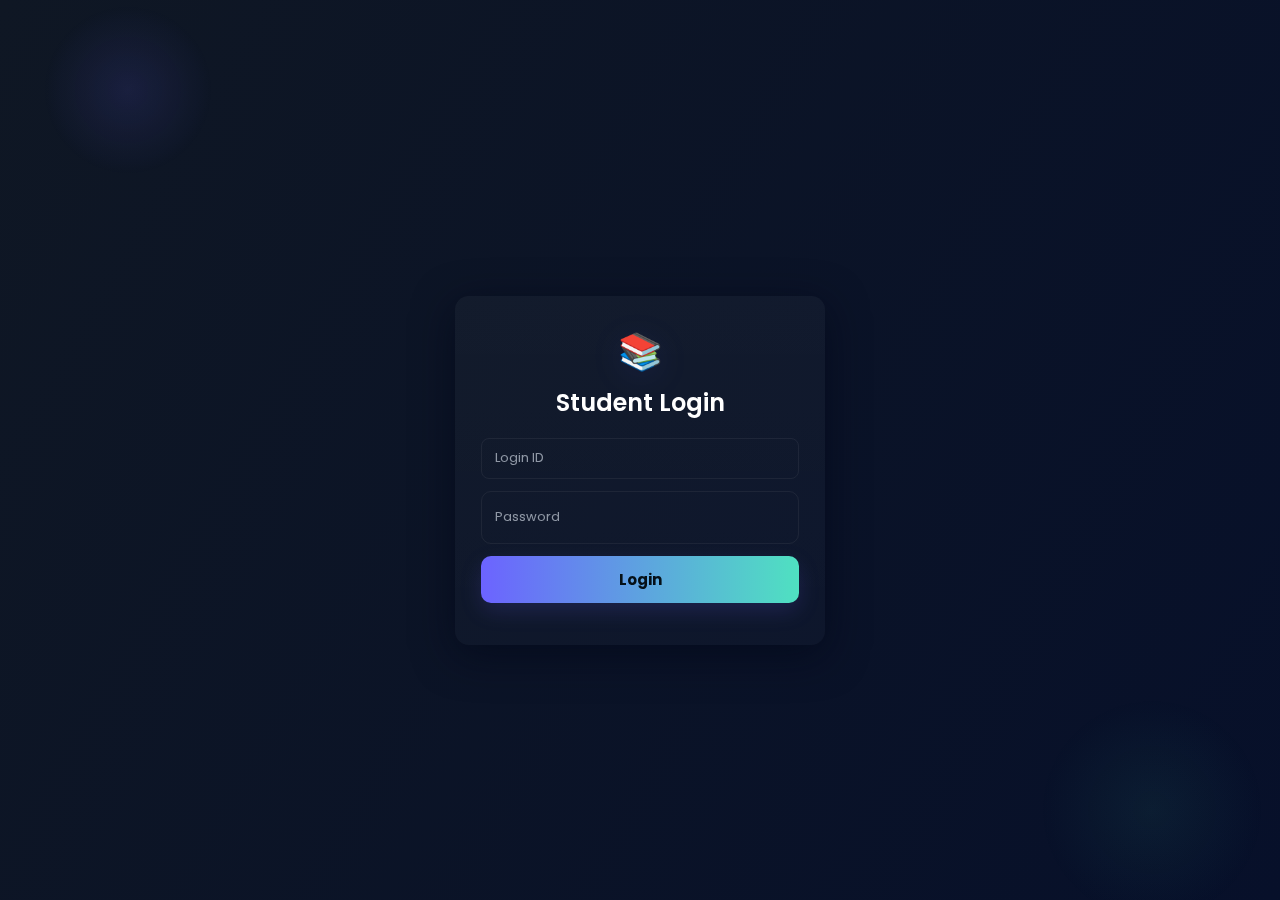
<file: student_login.html>
<!doctype html>
<html lang="en">
<head>
  <meta charset="utf-8" />
  <meta name="viewport" content="width=device-width, initial-scale=1" />
  <title>Student Login</title>
  <link href="https://fonts.googleapis.com/css2?family=Poppins:wght@300;400;600&display=swap" rel="stylesheet">
  <style>
   * {
  box-sizing: border-box;
  font-family: 'Poppins', system-ui, -apple-system, 'Segoe UI', Roboto, 'Helvetica Neue', Arial;
}

:root {
  --accent: #6C63FF;
  --accent-2: #4FE1C1;
  --bg: #0f1724;
}

html,
body {
  height: 100%;
  margin: 0;
  background: linear-gradient(120deg, #0f1724 0%, #07102a 100%);
  color: #e6eef8;
}

.bg {
  position: fixed;
  inset: 0;
  background:
    radial-gradient(circle at 10% 10%, rgba(108,99,255,0.12), transparent 6%),
    radial-gradient(circle at 90% 90%, rgba(79,225,193,0.06), transparent 8%);
  pointer-events: none;
}

.login-wrap {
  min-height: 100vh;
  display: flex;
  align-items: center;
  justify-content: center;
  padding: 24px;
}

.card {
  width: 370px;
  max-width: 95%;
  background: linear-gradient(180deg, rgba(255,255,255,0.03), rgba(255,255,255,0.02));
  border-radius: 14px;
  padding: 28px 26px;
  box-shadow: 0 10px 40px rgba(2,6,23,0.6);
  transform: translateY(20px);
  animation: cardIn .7s cubic-bezier(.2,.9,.2,1) both;
}

.card:hover {
  transform: translateY(-6px) scale(1.01);
  transition: transform .3s cubic-bezier(.2,.9,.2,1);
}

.card.error {
  animation: shake .55s both;
  border: 1px solid rgba(255,80,80,0.12);
}

.card.success {
  box-shadow: 0 20px 40px rgba(79,225,193,0.12);
  transform: translateY(-8px) scale(1.01);
}

.logo {
  font-size: 36px;
  text-align: center;
  margin-bottom: 6px;
  filter: drop-shadow(0 6px 16px rgba(108,99,255,0.08));
}

h2 {
  margin: 0 0 18px 0;
  text-align: center;
  font-weight: 600;
  color: #fff;
}

.field {
  position: relative;
  margin: 12px 0;
}

.field input {
  width: 100%;
  padding: 14px;
  border-radius: 10px;
  border: 1px solid rgba(255,255,255,0.06);
  background: transparent;
  color: #e6eef8;
  font-size: 15px;
  transition: box-shadow .18s, border-color .18s;
}

.field input:focus {
  outline: none;
  border-color: var(--accent);
  box-shadow: 0 6px 18px rgba(108,99,255,0.12);
}

.field label {
  position: absolute;
  left: 14px;
  top: 50%;
  transform: translateY(-50%);
  transition: transform .18s ease, left .18s ease, font-size .18s ease;
  color: rgba(230,238,248,0.6);
  pointer-events: none;
}

.field input:focus + label,
.field input:not(:placeholder-shown) + label {
  transform: translateY(-135%);
  font-size: 12px;
  color: var(--accent);
}

.btn {
  display: block;
  width: 100%;
  padding: 12px;
  border-radius: 10px;
  border: none;
  background: linear-gradient(90deg, var(--accent), var(--accent-2));
  color: #051018;
  font-weight: 700;
  font-size: 15px;
  cursor: pointer;
  box-shadow: 0 8px 22px rgba(108,99,255,0.16);
  transition: transform .12s ease, box-shadow .12s;
}

.btn:active {
  transform: translateY(1px) scale(.998);
}

.btn.ghost {
  background: transparent;
  color: #e6eef8;
  border: 1px solid rgba(255,255,255,0.06);
}

.msg {
  margin-top: 14px;
  font-size: 14px;
  text-align: center;
  color: #aeeadf;
}

.container {
  max-width: 1100px;
  margin: 24px auto;
  display: grid;
  grid-template-columns: 320px 1fr;
  gap: 24px;
}

.profile-card {
  background: linear-gradient(180deg, rgba(255,255,255,0.03), rgba(255,255,255,0.02));
  padding: 18px;
  border-radius: 12px;
  box-shadow: 0 10px 40px rgba(2,6,23,0.6);
}

.profile-pic {
  width: 120px;
  height: 120px;
  border-radius: 12px;
  overflow: hidden;
  background: linear-gradient(180deg, #e6eef8 0%, #cfdff5 100%);
  display: flex;
  align-items: center;
  justify-content: center;
  color: #07102a;
  font-weight: 700;
  font-size: 22px;
}

.info {
  margin-top: 12px;
}

.label {
  font-size: 12px;
  color: rgba(230,238,248,0.65);
  margin-top: 8px;
}

.value {
  font-weight: 600;
  margin-top: 4px;
}

.edit-fields {
  display: flex;
  flex-direction: column;
  gap: 10px;
  margin-top: 12px;
}

label {
  font-size: 13px;
  color: rgba(230,238,248,0.8);
}

input[type=text],
input[type=tel],
textarea {
  width: 100%;
  padding: 8px;
  border-radius: 8px;
  border: 1px solid rgba(255,255,255,0.06);
  background: transparent;
  color: #e6eef8;
}

.subjects-table {
  width: 100%;
  border-collapse: collapse;
  margin-top: 8px;
}

.subjects-table th,
.subjects-table td {
  padding: 10px;
  text-align: left;
  border-bottom: 1px dashed rgba(255,255,255,0.03);
}

.percent {
  font-weight: 700;
}

.row-expand {
  background: rgba(255,255,255,0.02);
  padding: 10px;
  border-radius: 8px;
  margin-top: 10px;
}

.actions {
  display: flex;
  gap: 10px;
  margin-top: 12px;
}

@keyframes cardIn {
  from {
    opacity: 0;
    transform: translateY(40px) scale(.98);
  }
  to {
    opacity: 1;
    transform: translateY(0) scale(1);
  }
}

@keyframes shake {
  10%, 90% { transform: translateX(-2px); }
  20%, 80% { transform: translateX(4px); }
  30%, 50%, 70% { transform: translateX(-6px); }
  40%, 60% { transform: translateX(6px); }
}

@media (max-width: 420px) {
  .card {
    padding: 22px;
  }
}

@media (max-width: 880px) {
  .container {
    grid-template-columns: 1fr;
  }
}


  </style>
</head>
<body>
  <div class="bg"></div>

  <div class="login-wrap">
    <div class="card" role="region" aria-label="Student login">
      <div class="logo">📚</div>
      <h2>Student Login</h2>

      <form id="loginForm" autocomplete="off" novalidate>
        <div class="field">
          <input id="studentId" name="studentId" type="text" placeholder=" " required aria-required="true" />
          <label for="studentId">Login ID</label>
        </div>

        <div class="field">
          <input id="studentPass" name="studentPass" type="password" placeholder=" " required aria-required="true" />
          <label for="studentPass">Password</label>
        </div>

        <button type="submit" class="btn">Login</button>
      </form>

      <p id="msg" class="msg" aria-live="polite"></p>
    </div>
  </div>

  <script>
    document.addEventListener('DOMContentLoaded', ()=>{
      const form = document.getElementById('loginForm');
      const msg = document.getElementById('msg');
      const card = document.querySelector('.card');

      form.addEventListener('submit', (e)=>{
        e.preventDefault();
        const id = document.getElementById('studentId').value.trim();
        const pw = document.getElementById('studentPass').value;

        if(!id || !pw){
          msg.textContent = 'Please fill both fields.';
          card.classList.remove('success');
          card.classList.add('error');
          setTimeout(()=>card.classList.remove('error'), 900);
          return;
        }

        
        if(id === 'monish' && pw === '123!@#'){
          msg.textContent = 'Login successful! Redirecting...';
          card.classList.remove('error');
          card.classList.add('success');
          setTimeout(()=>{
            
            const studentData = {
              username: 'monish',
              usn: '1RV17CS001',
              gsuite: 'monish@gsuite.example.com',
              sem: '5',
              branch: 'CSE',
              phone: '+91-9876543210',
              profilePic: '',
              addresses: {
                permanent: '12, Model Street, City - 560001',
                communication: '34, Near Park, City - 560002'
              },
              subjects: [
                {code:'CS501', name:'Data Structures', attended:40, total:45},
                {code:'CS502', name:'Algorithms', attended:38, total:45},
                {code:'CS503', name:'Operating Systems', attended:42, total:46},
                {code:'CS504', name:'Databases', attended:35, total:44},
                {code:'CS505', name:'Computer Networks', attended:41, total:45}
              ]
            };

            sessionStorage.setItem('studentData', JSON.stringify(studentData));

           
            msg.textContent = '';
            card.classList.remove('success');
            window.location.href = 'student_profile.html';
          },900);
        } else {
          msg.textContent = 'Invalid username or password.';
          card.classList.remove('success');
          card.classList.add('error');
          setTimeout(()=>card.classList.remove('error'), 900);
        }
      });
    });
  </script>

  
</body>
</html>
</file>
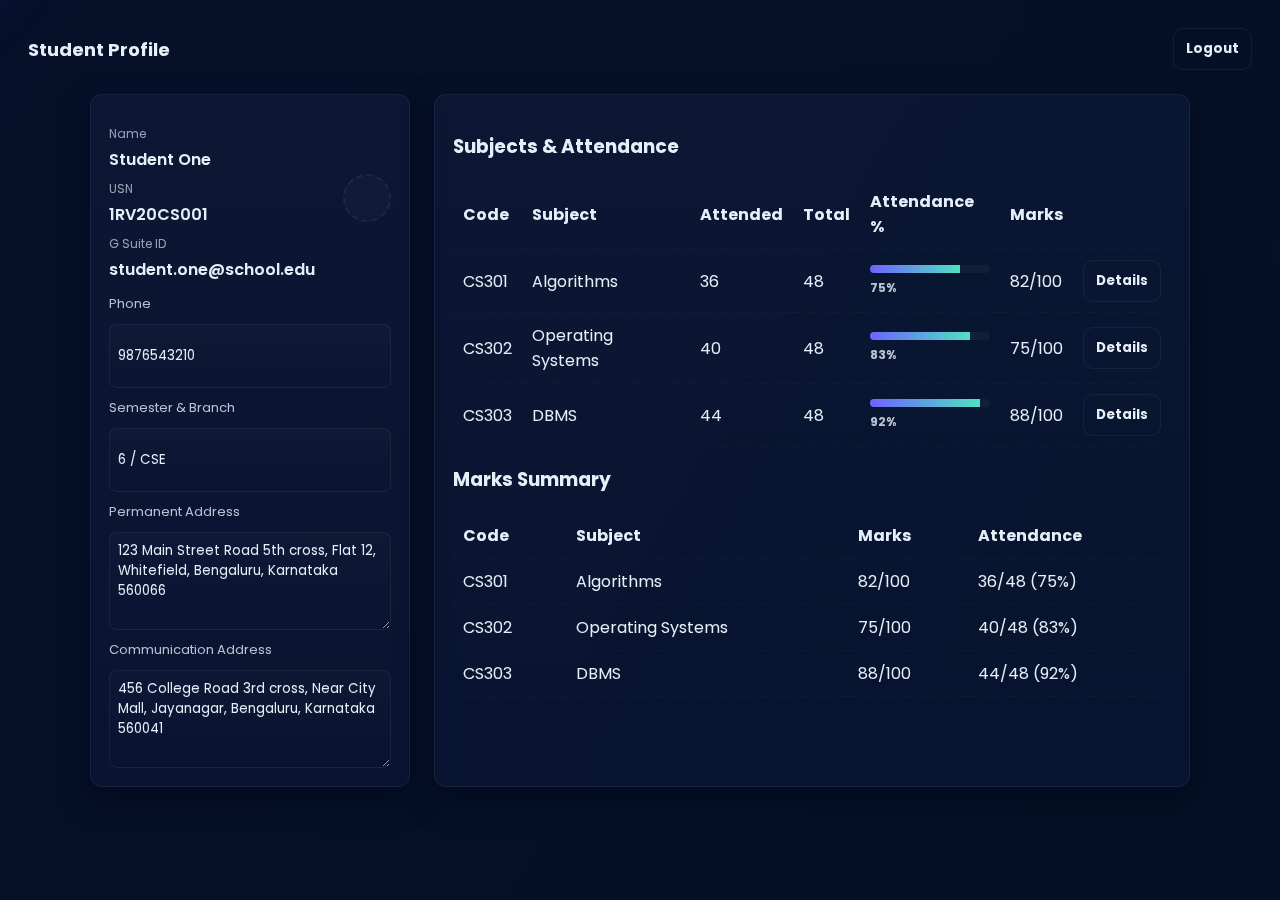
<file: student_profile.html>
<!doctype html>
<html lang="en">
<head>
  <meta charset="utf-8">
  <meta name="viewport" content="width=device-width, initial-scale=1">
  <title>Student Profile</title>

  <link href="https://fonts.googleapis.com/css2?family=Poppins:wght@300;400;600&display=swap" rel="stylesheet">

  <style>
    * {
      box-sizing: border-box;
      font-family: 'Poppins', system-ui, -apple-system, 'Segoe UI', Roboto, 'Helvetica Neue', Arial;
    }

    :root {
      --accent: #6C63FF;
      --accent-2: #4FE1C1;
      --bg: #07102a;
    }

    body {
      margin: 0;
      min-height: 100vh;
      background: linear-gradient(120deg, #07102a 0%, #041025 100%);
      color: #e6eef8;
      padding: 28px;
      overflow-y: auto;
    }

    body::before {
      content: '';
      position: fixed;
      inset: -20% -20% auto -20%;
      height: 60vh;
      background:
        radial-gradient(circle at 10% 20%, rgba(108,99,255,0.14), transparent 8%),
        radial-gradient(circle at 90% 80%, rgba(79,225,193,0.06), transparent 6%);
      filter: blur(36px);
      opacity: 0.9;
      animation: glowShift 12s ease-in-out infinite alternate;
      pointer-events: none;
    }

    .container {
      max-width: 1100px;
      margin: 24px auto;
      display: grid;
      grid-template-columns: 320px 1fr;
      gap: 24px;
    }

    .card {
      background: linear-gradient(180deg, rgba(255,255,255,0.03), rgba(255,255,255,0.02));
      backdrop-filter: blur(8px) saturate(120%);
      border: 1px solid rgba(255,255,255,0.06);
      padding: 18px;
      border-radius: 12px;
      box-shadow: 0 12px 30px rgba(2,6,23,0.55);
      animation: fadeUp .6s ease both;
    }

    header {
      display: flex;
      justify-content: space-between;
      align-items: center;
      gap: 16px;
      margin-bottom: 10px;
    }

    h1 {
      margin: 0;
      font-size: 18px;
    }

    .info {
      margin-top: 12px;
    }

    .label {
      font-size: 12px;
      color: rgba(230,238,248,0.65);
      margin-top: 8px;
    }

    .value {
      font-weight: 600;
      margin-top: 4px;
    }

    .mini-pic {
      width: 48px;
      height: 48px;
      border-radius: 50%;
      background: rgba(255,255,255,0.02);
      border: 2px dashed rgba(255,255,255,0.06);
      flex: 0 0 48px;
    }

    .mini-pic.has-image {
      border: none;
      background-size: cover;
      background-position: center;
    }

    .edit-fields {
      display: flex;
      flex-direction: column;
      gap: 10px;
      margin-top: 12px;
    }

    label {
      font-size: 13px;
      color: rgba(230,238,248,0.8);
    }

    input[type=text],
    input[type=tel],
    textarea {
      width: 100%;
      padding: 8px;
      border-radius: 8px;
      border: 1px solid rgba(255,255,255,0.06);
      background: linear-gradient(180deg, rgba(255,255,255,0.02), transparent);
      color: #e6eef8;
      min-height: 64px;
      resize: vertical;
    }

    .subjects-table {
      width: 100%;
      border-collapse: collapse;
      margin-top: 8px;
    }

    .subjects-table th,
    .subjects-table td {
      padding: 10px;
      text-align: left;
      border-bottom: 1px dashed rgba(255,255,255,0.03);
    }

    .subjects-table tbody tr {
      transition: transform .18s ease, box-shadow .18s ease;
    }

    .subjects-table tbody tr:hover {
      transform: translateY(-6px);
      box-shadow: 0 12px 30px rgba(0,0,0,0.45);
    }

    .percent {
      font-weight: 700;
      min-width: 120px;
    }

    .progress {
      height: 8px;
      background: rgba(255,255,255,0.04);
      border-radius: 8px;
      overflow: hidden;
      margin-bottom: 6px;
    }

    .fill {
      height: 100%;
      width: 0%;
      background: linear-gradient(90deg, var(--accent), var(--accent-2));
      transition: width 900ms cubic-bezier(.2,.9,.2,1);
    }

    .pct-text {
      font-size: 12px;
      color: rgba(230,238,248,0.8);
    }

    .row-expand {
      background: rgba(255,255,255,0.02);
      padding: 10px;
      border-radius: 8px;
      margin-top: 10px;
    }

    .row-expand h4 {
      margin: 0 0 8px 0;
      color: #fff;
    }

    .actions {
      display: flex;
      gap: 10px;
      margin-top: 12px;
    }

    .btn {
      padding: 10px 12px;
      border-radius: 10px;
      border: none;
      background: linear-gradient(90deg, var(--accent), var(--accent-2));
      color: #051018;
      font-weight: 700;
      cursor: pointer;
      transition: transform .12s;
    }

    .btn:active {
      transform: translateY(1px) scale(.995);
    }

    .btn.ghost {
      background: transparent;
      color: #e6eef8;
      border: 1px solid rgba(255,255,255,0.06);
    }

    @keyframes fadeUp {
      from { opacity: 0; transform: translateY(18px); }
      to { opacity: 1; transform: translateY(0); }
    }

    @keyframes glowShift {
      from { transform: translateY(-8px) rotate(-6deg); }
      to { transform: translateY(8px) rotate(6deg); }
    }

    @media (max-width: 880px) {
      .container { grid-template-columns: 1fr; }
    }
  </style>
</head>

<body>
  <header>
    <h1>Student Profile</h1>
    <button id="logoutBtn" class="btn ghost">Logout</button>
  </header>

  <div class="container">
    <aside class="card">
      <div style="display:flex;gap:12px;align-items:center;justify-content:space-between">
        <div>
          <div class="info">
            <div class="label">Name</div>
            <div id="nameVal" class="value">-</div>

            <div class="label">USN</div>
            <div id="usnVal" class="value">-</div>

            <div class="label">G Suite ID</div>
            <div id="gsuiteVal" class="value">-</div>
          </div>
        </div>
        <div id="miniPic" class="mini-pic"></div>
      </div>

      <div class="edit-fields">
        <label>Phone</label>
        <input id="phoneInput" type="tel">

        <label>Semester & Branch</label>
        <input id="semBranchInput" type="text">

        <label>Permanent Address</label>
        <textarea id="permAddr" rows="4"></textarea>

        <label>Communication Address</label>
        <textarea id="commAddr" rows="4"></textarea>
      </div>
    </aside>

    <main class="card">
      <h3>Subjects & Attendance</h3>
      <table class="subjects-table" id="subjectsTable">
        <thead>
          <tr>
            <th>Code</th>
            <th>Subject</th>
            <th>Attended</th>
            <th>Total</th>
            <th>Attendance %</th>
            <th>Marks</th>
            <th></th>
          </tr>
        </thead>
        <tbody></tbody>
      </table>
      <div id="subjectDetail" style="display:none;margin-top:12px"></div>

      <h3 style="margin-top:18px">Marks Summary</h3>
      <table class="subjects-table" id="marksTable">
        <thead>
          <tr><th>Code</th><th>Subject</th><th>Marks</th><th>Attendance</th></tr>
        </thead>
        <tbody></tbody>
      </table>

    </main>
  </div>

<script>
  function percent(a, b) {
    return b ? Math.round((a / b) * 100) : 0;
  }

    function showSubjectDetails(s) {
      const detail = document.getElementById('subjectDetail');
      if (!detail || !s) return;
      const absent = s.total - s.attended;
      const pct = percent(s.attended, s.total);
      let html = `<div class="row-expand"><h4>${s.code} — ${s.name}</h4>
        <div class="label">Present</div><div class="value">${s.attended}</div>
        <div class="label">Absent</div><div class="value">${absent}</div>
        <div class="label">Total Classes</div><div class="value">${s.total}</div>
        <div class="label">Attendance %</div><div class="value">${pct}%</div>
        <div class="label">Marks</div><div class="value">${s.marks}/${s.maxMarks}</div>
        <div style="margin-top:10px"><button id="closeDetail" class="btn ghost">Close</button></div>
      `;

      if (s.attendanceRecords && s.attendanceRecords.length) {
        html += `<div style="margin-top:10px"><div class="label">Recent classes</div>
         <table class="subjects-table"><thead><tr><th>Date</th><th>Status</th></tr></thead><tbody>`;
        s.attendanceRecords.forEach(r => {
          html += `<tr><td>${r.date}</td><td>${r.status === 'P' ? 'Present' : 'Absent'}</td></tr>`;
        });
        html += `</tbody></table></div>`;
      }

      html += `</div>`;
      detail.innerHTML = html;
      detail.style.display = 'block';
      const btn = document.getElementById('closeDetail');
      if (btn) btn.onclick = () => { detail.style.display = 'none'; };
    }
    function loadProfile() {
      let raw = sessionStorage.getItem('studentData');
      if (!raw) {
        raw = JSON.stringify({
        username: 'Student One',
        usn: '1RV20CS001',
        gsuite: 'student.one@school.edu',
        phone: '9876543210',
        sem: '6',
        branch: 'CSE',
        addresses: {
          permanent: '123 Main Street Road 5th cross, Flat 12, Whitefield, Bengaluru, Karnataka 560066',
          communication: '456 College Road 3rd cross, Near City Mall, Jayanagar, Bengaluru, Karnataka 560041'
        },
        subjects: [
          { code: 'CS301', name: 'Algorithms', attended: 36, total: 48, marks: 82, maxMarks: 100,
            attendanceRecords: [
              {date: '2026-01-20', status: 'P'}, {date: '2026-01-18', status: 'A'}, {date: '2026-01-15', status: 'P'},
              {date: '2026-01-13', status: 'P'}, {date: '2026-01-10', status: 'P'}
            ]
          },
          { code: 'CS302', name: 'Operating Systems', attended: 40, total: 48, marks: 75, maxMarks: 100,
            attendanceRecords: [
              {date: '2026-01-21', status: 'P'}, {date: '2026-01-19', status: 'P'}, {date: '2026-01-16', status: 'A'},
              {date: '2026-01-12', status: 'P'}, {date: '2026-01-09', status: 'P'}
            ]
          },
          { code: 'CS303', name: 'DBMS', attended: 44, total: 48, marks: 88, maxMarks: 100,
            attendanceRecords: [
              {date: '2026-01-22', status: 'P'}, {date: '2026-01-20', status: 'P'}, {date: '2026-01-17', status: 'P'},
              {date: '2026-01-14', status: 'P'}, {date: '2026-01-11', status: 'A'}
            ]
          }
        ]
      });
      sessionStorage.setItem('studentData', raw);
    }

    const data = JSON.parse(raw);

    document.getElementById('nameVal').textContent = data.username;
    document.getElementById('usnVal').textContent = data.usn;
    document.getElementById('gsuiteVal').textContent = data.gsuite;
    document.getElementById('phoneInput').value = data.phone;
    document.getElementById('semBranchInput').value = `${data.sem} / ${data.branch}`;

    document.getElementById('permAddr').value = data.addresses.permanent;
    document.getElementById('commAddr').value = data.addresses.communication;

    const tbody = document.querySelector('#subjectsTable tbody');
    tbody.innerHTML = '';

    data.subjects.forEach((s, i) => {
      const pct = percent(s.attended, s.total);
      const tr = document.createElement('tr');
      tr.innerHTML = `
        <td>${s.code}</td>
        <td>${s.name}</td>
        <td>${s.attended}</td>
        <td>${s.total}</td>
        <td class="percent">
          <div class="progress"><div class="fill" style="width:${pct}%"></div></div>
          <div class="pct-text">${pct}%</div>
        </td>
        <td>${s.marks}/${s.maxMarks}</td>
        <td><button class="btn ghost details-btn" data-index="${i}">Details</button></td>
      `;
      tbody.appendChild(tr);
    });

   
    document.querySelectorAll('.details-btn').forEach(btn => {
      btn.onclick = () => {
        const idx = Number(btn.getAttribute('data-index'));
        showSubjectDetails(data.subjects[idx]);
      };
    });

    const marksTbody = document.querySelector('#marksTable tbody');
    marksTbody.innerHTML = '';

    data.subjects.forEach(s => {
      const pct = percent(s.attended, s.total);
      const row = document.createElement('tr');
      row.innerHTML = `
        <td>${s.code}</td>
        <td>${s.name}</td>
        <td>${s.marks}/${s.maxMarks}</td>
        <td>${s.attended}/${s.total} (${pct}%)</td>
      `;
      marksTbody.appendChild(row);
    });
  }

  document.getElementById('logoutBtn').onclick = () => {
    sessionStorage.clear();
    location.href = 'student_login.html';
  };

  loadProfile();
</script>

</body>
</html>
</file>
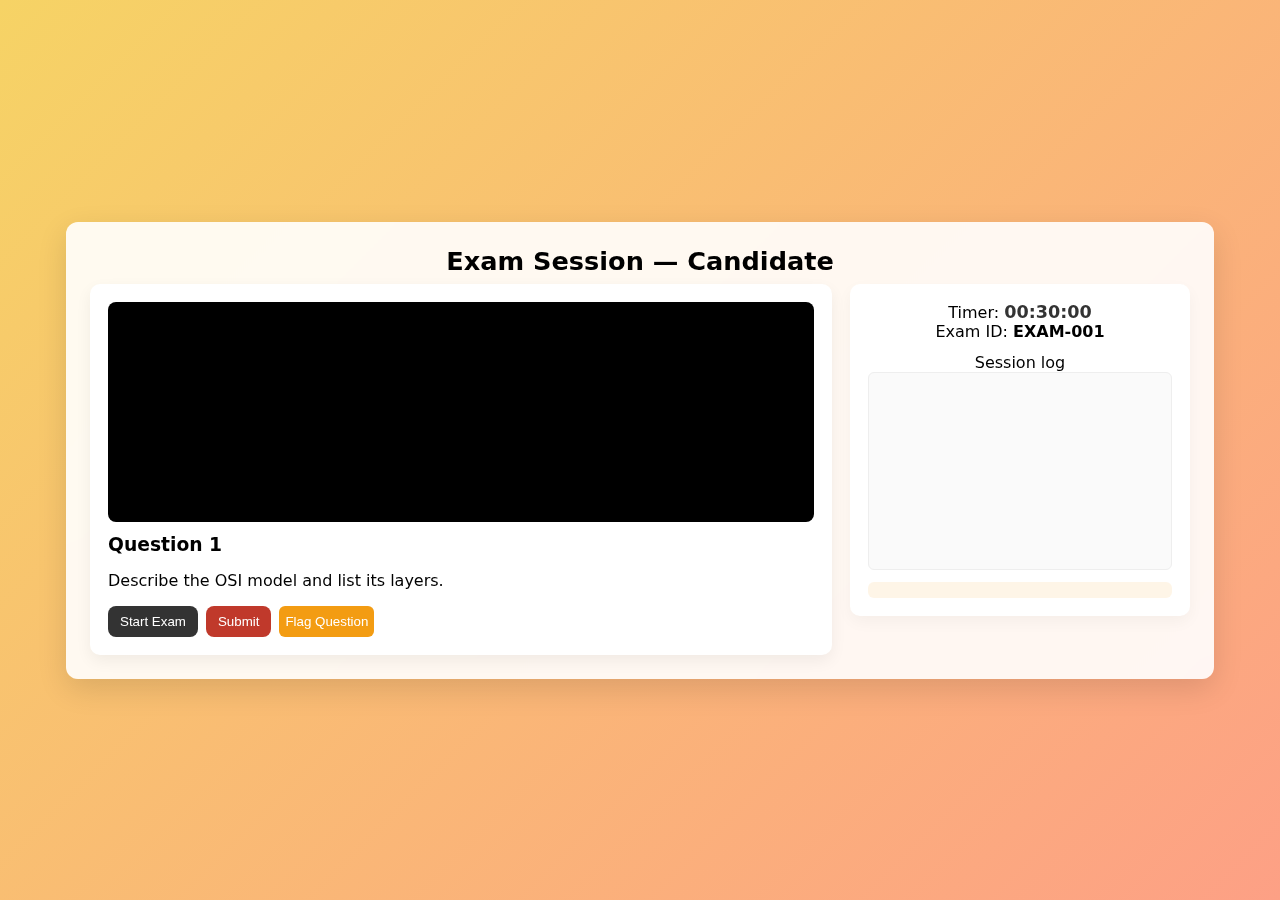
<file: rp/candidate.html>
<!doctype html>
<html lang="en">
<head>
  <meta charset="utf-8">
  <meta name="viewport" content="width=device-width,initial-scale=1">
  <title>Candidate - Proctor System</title>
  <link rel="stylesheet" href="style.css">
</head>
<body>
  <div class="container">
    <h1>Exam Session — Candidate</h1>
    <div class="exam-layout">
      <main class="exam-area">
        <div class="video-preview">
          <video id="localVideo" autoplay muted playsinline></video>
        </div>

        <div class="question">
          <h3>Question 1</h3>
          <p>Describe the OSI model and list its layers.</p>
        </div>

        <div class="actions">
          <button class="btn" id="startBtn">Start Exam</button>
          <button class="btn btn-danger" id="submitBtn">Submit</button>
          <button class="btn flag" id="flagBtn">Flag Question</button>
        </div>
      </main>

      <aside class="side-panel">
        <div class="meta-row">
          <div>Timer: <span class="timer" id="timer">00:30:00</span></div>
          <div>Exam ID: <strong id="examId">EXAM-001</strong></div>
        </div>

        <div style="margin-top:12px">Session log</div>
        <div class="log" id="log"></div>

        <div style="margin-top:12px">
          <div class="alert" id="warn"></div>
        </div>
      </aside>
    </div>
  </div>

  <script src="js/main.js"></script>
</body>
</html>
</file>
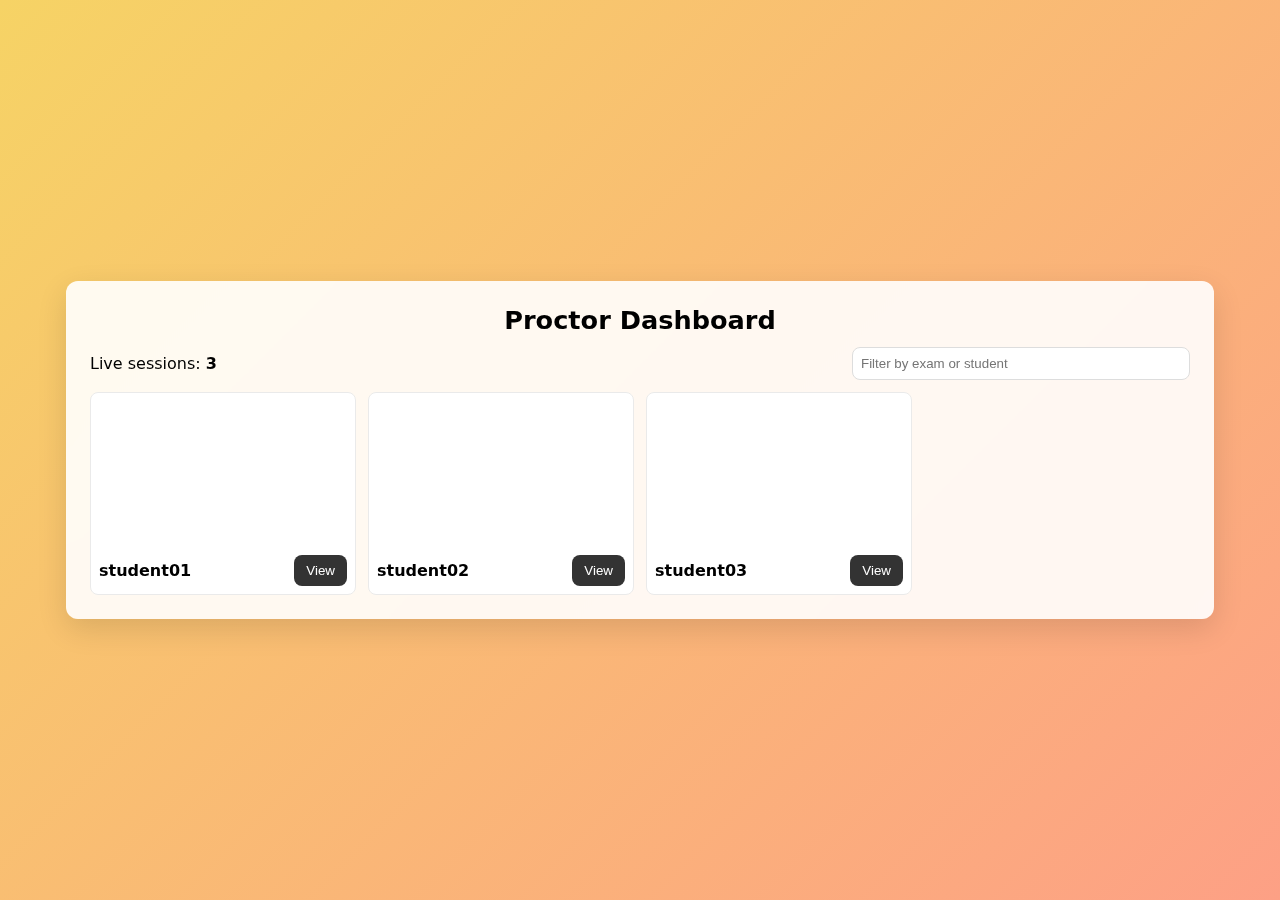
<file: rp/proctor.html>
<!doctype html>
<html lang="en">
<head>
  <meta charset="utf-8">
  <meta name="viewport" content="width=device-width,initial-scale=1">
  <title>Proctor Dashboard</title>
  <link rel="stylesheet" href="style.css">
</head>
<body>
  <div class="container">
    <h1>Proctor Dashboard</h1>
    <div style="margin:12px 0;display:flex;gap:8px;align-items:center;justify-content:space-between">
      <div>Live sessions: <strong id="liveCount">3</strong></div>
      <div><input placeholder="Filter by exam or student" style="padding:8px;border-radius:8px;border:1px solid #ddd;width:320px"></div>
    </div>

    <div class="proctor-grid" id="grid">
      <!-- Tiles will be populated by JS - mock data below -->
      <div class="proctor-tile">
        <video src="" autoplay muted playsinline></video>
        <div class="meta">
          <div><strong>student01</strong></div>
          <div><button class="btn">View</button></div>
        </div>
      </div>
      <div class="proctor-tile">
        <video src="" autoplay muted playsinline></video>
        <div class="meta">
          <div><strong>student02</strong></div>
          <div><button class="btn">View</button></div>
        </div>
      </div>
      <div class="proctor-tile">
        <video src="" autoplay muted playsinline></video>
        <div class="meta">
          <div><strong>student03</strong></div>
          <div><button class="btn">View</button></div>
        </div>
      </div>
    </div>

  </div>

  <script src="js/main.js"></script>
</body>
</html>
</file>
<file: style.css>
:root{--bg1:#f6d365;--bg2:#fda085}
html,body{height:100%;margin:0;font-family:system-ui,-apple-system,Segoe UI,Roboto,'Helvetica Neue',Arial}
body{display:flex;align-items:center;justify-content:center;background:linear-gradient(135deg,var(--bg1),var(--bg2));transition:background 800ms}
.container{width:min(800px,90%);background:rgba(255,255,255,0.85);backdrop-filter:blur(6px);border-radius:12px;padding:24px;box-shadow:0 10px 30px rgba(0,0,0,.12);text-align:center}
h1{margin:0 0 8px;font-size:1.6rem}
.card{display:grid;grid-template-columns:1fr auto;gap:12px;align-items:center}
.content{font-size:1.1rem}
.emoji{font-size:3.5rem}
.controls{margin-top:16px;display:flex;gap:8px;justify-content:center}
.btn{padding:8px 12px;border-radius:8px;border:0;background:#333;color:#fff;cursor:pointer}
.small{font-size:.9rem;color:#555;margin-top:12px}
.footer{margin-top:14px;color:#666;font-size:.85rem}


.generated{padding:20px}
.generated h2{margin:0}
.generated p{color:#444;margin-top:8px}

kbd{background:#eee;border-radius:6px;padding:2px 6px;border:1px solid #ddd;font-family:monospace}
</file>
<file: rp/style.css>
/* Base & generator styles */
:root{--bg1:#f6d365;--bg2:#fda085;--accent:#333;--success:#2ecc71;--warn:#f39c12}
html,body{height:100%;margin:0;font-family:system-ui,-apple-system,Segoe UI,Roboto,'Helvetica Neue',Arial;background:#f2f4f8}
body{display:flex;align-items:center;justify-content:center;background:linear-gradient(135deg,var(--bg1),var(--bg2));transition:background 800ms}
.container{width:min(1100px,94%);background:rgba(255,255,255,0.9);backdrop-filter:blur(6px);border-radius:12px;padding:24px;box-shadow:0 10px 30px rgba(0,0,0,.12);text-align:center}
h1{margin:0 0 8px;font-size:1.6rem}
.card{display:grid;grid-template-columns:1fr auto;gap:12px;align-items:center}
.content{font-size:1.1rem}
.emoji{font-size:3.5rem}
.controls{margin-top:16px;display:flex;gap:8px;justify-content:center}
.btn{padding:8px 12px;border-radius:8px;border:0;background:var(--accent);color:#fff;cursor:pointer}
.small{font-size:.9rem;color:#555;margin-top:12px}
.footer{margin-top:14px;color:#666;font-size:.85rem}

.generated{padding:20px}
.generated h2{margin:0}
.generated p{color:#444;margin-top:8px}

kbd{background:#eee;border-radius:6px;padding:2px 6px;border:1px solid #ddd;font-family:monospace}

/* Exam / Proctor styles 🔧 */
.exam-layout{display:grid;grid-template-columns:1fr 340px;gap:18px;align-items:start}
.exam-area{background:#fff;padding:18px;border-radius:10px;box-shadow:0 6px 16px rgba(0,0,0,.06)}
.side-panel{background:#fff;padding:18px;border-radius:10px;box-shadow:0 6px 16px rgba(0,0,0,.04);height:fit-content}
.video-preview{width:100%;height:220px;background:#000;border-radius:8px;display:flex;align-items:center;justify-content:center;color:#fff;overflow:hidden}
video#localVideo{width:100%;height:100%;object-fit:cover}
.timer{font-weight:700;font-size:1.1rem;color:var(--accent)}
.question{margin-top:12px;text-align:left}
.question h3{margin:0 0 8px}
.actions{display:flex;gap:8px;margin-top:12px}
.btn-danger{background:#c0392b}
.flag{background:var(--warn);border-radius:6px;color:#fff;padding:6px}
.log{background:#fafafa;border:1px solid #eee;padding:8px;height:180px;overflow:auto;border-radius:6px;font-family:monospace;font-size:0.9rem}

/* Proctor grid */
.proctor-grid{display:grid;grid-template-columns:repeat(auto-fill,minmax(260px,1fr));gap:12px}
.proctor-tile{background:#fff;border-radius:8px;overflow:hidden;border:1px solid #eaeaea}
.proctor-tile .meta{padding:8px;display:flex;justify-content:space-between;align-items:center}
.proctor-tile video{width:100%;height:150px;object-fit:cover}
.alert{padding:8px;border-radius:6px;background:rgba(243,156,18,0.1);color:var(--warn);font-weight:600}

/* Responsive */
@media (max-width:900px){
  .exam-layout{grid-template-columns:1fr}
  .container{padding:16px}
}
</file>
<file: rp/rp/style.css>
:root{--bg1:#f6d365;--bg2:#fda085}
html,body{height:100%;margin:0;font-family:system-ui,-apple-system,Segoe UI,Roboto,'Helvetica Neue',Arial}
body{display:flex;align-items:center;justify-content:center;background:linear-gradient(135deg,var(--bg1),var(--bg2));transition:background 800ms}
.container{width:min(800px,90%);background:rgba(255,255,255,0.85);backdrop-filter:blur(6px);border-radius:12px;padding:24px;box-shadow:0 10px 30px rgba(0,0,0,.12);text-align:center}
h1{margin:0 0 8px;font-size:1.6rem}
.card{display:grid;grid-template-columns:1fr auto;gap:12px;align-items:center}
.content{font-size:1.1rem}
.emoji{font-size:3.5rem}
.controls{margin-top:16px;display:flex;gap:8px;justify-content:center}
.btn{padding:8px 12px;border-radius:8px;border:0;background:#333;color:#fff;cursor:pointer}
.small{font-size:.9rem;color:#555;margin-top:12px}
.footer{margin-top:14px;color:#666;font-size:.85rem}


.generated{padding:20px}
.generated h2{margin:0}
.generated p{color:#444;margin-top:8px}

kbd{background:#eee;border-radius:6px;padding:2px 6px;border:1px solid #ddd;font-family:monospace}
</file>
